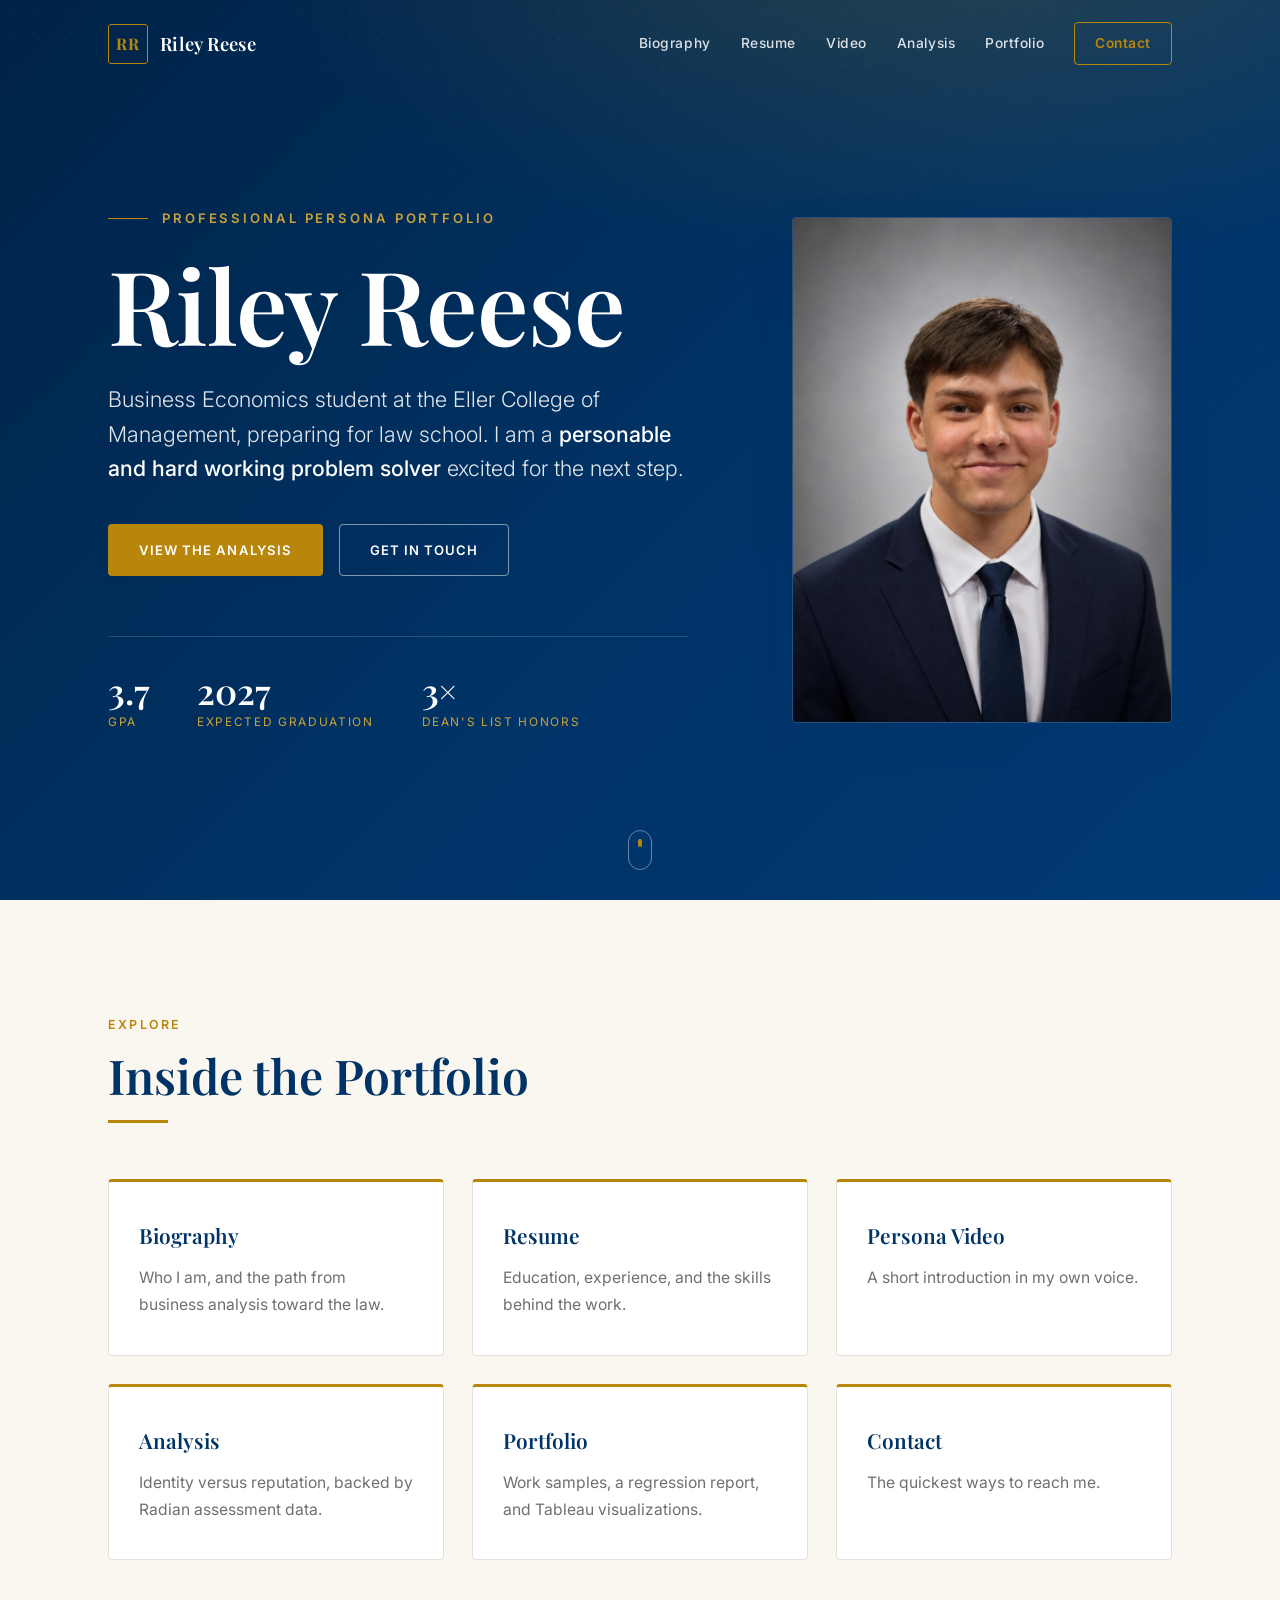
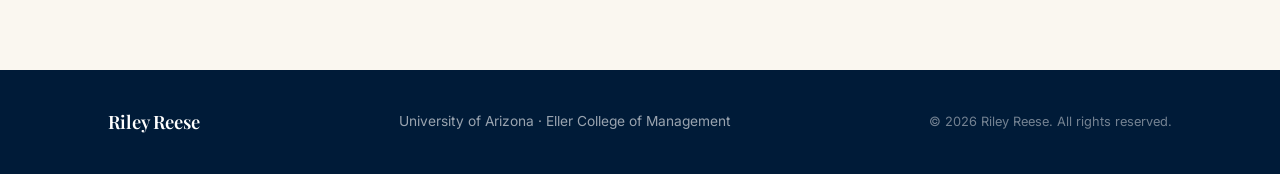
<file: index.html>
<!DOCTYPE html>
<html lang="en">
<head>
  <meta charset="UTF-8" />
  <meta name="viewport" content="width=device-width, initial-scale=1.0" />
  <title>Riley Reese · Professional Persona Portfolio | University of Arizona</title>
  <meta name="description" content="Riley Reese is a Business Economics student at the University of Arizona's Eller College of Management. This professional persona portfolio includes a biography, resume, persona video, and a Claim-Evidence-Reasoning analysis of identity and reputation, written for a law school admissions audience." />

  <!-- Open Graph -->
  <meta property="og:title" content="Riley Reese · Professional Persona Portfolio" />
  <meta property="og:description" content="Business Economics student at the University of Arizona's Eller College of Management, preparing for a career in law." />
  <meta property="og:type" content="website" />

  <!-- Fonts -->
  <link rel="preconnect" href="https://fonts.googleapis.com" />
  <link rel="preconnect" href="https://fonts.gstatic.com" crossorigin />
  <link href="https://fonts.googleapis.com/css2?family=Cormorant+Garamond:wght@500;600;700&family=Playfair+Display:wght@500;600;700&family=Inter:wght@300;400;500;600&display=swap" rel="stylesheet" />

  <link rel="stylesheet" href="styles.css" />
</head>
<body>

  <!-- ===== NAVIGATION ===== -->
  <header class="nav" id="nav">
    <div class="nav__inner">
      <a href="index.html" class="nav__brand" aria-label="Riley Reese, home">
        <span class="nav__monogram">RR</span>
        <span class="nav__name">Riley Reese</span>
      </a>

      <nav class="nav__links" id="navLinks" aria-label="Primary">
        <a href="biography.html">Biography</a>
        <a href="resume.html">Resume</a>
        <a href="video.html">Video</a>
        <a href="analysis.html">Analysis</a>
        <a href="portfolio.html">Portfolio</a>
        <a href="contact.html" class="nav__cta">Contact</a>
      </nav>

      <button class="nav__toggle" id="navToggle" aria-label="Toggle navigation" aria-expanded="false">
        <span></span><span></span><span></span>
      </button>
    </div>
  </header>

  <!-- ===== HERO ===== -->
  <section class="hero" id="top">
    <div class="hero__bg" aria-hidden="true"></div>
    <div class="hero__inner">
      <div class="hero__copy">
        <p class="hero__eyebrow reveal">Professional Persona Portfolio</p>
        <h1 class="hero__title reveal">Riley Reese</h1>
        <p class="hero__lede reveal">
          Business Economics student at the Eller College of Management,
          preparing for law school. I am a <strong>personable and hard working problem
          solver</strong> excited for the next step.
        </p>
        <div class="hero__actions reveal">
          <a href="analysis.html" class="btn btn--gold">View the Analysis</a>
          <a href="contact.html" class="btn btn--ghost">Get in Touch</a>
        </div>
        <ul class="hero__facts reveal" aria-label="Quick facts">
          <li><span class="hero__fact-num">3.7</span><span class="hero__fact-label">GPA</span></li>
          <li><span class="hero__fact-num">2027</span><span class="hero__fact-label">Expected Graduation</span></li>
          <li><span class="hero__fact-num">3×</span><span class="hero__fact-label">Dean's List Honors</span></li>
        </ul>
      </div>
      <figure class="hero__photo reveal" data-delay="150">
        <img src="assets/headshot.jpg" alt="Riley Reese, professional headshot" />
      </figure>
    </div>
    <a href="#explore" class="hero__scroll" aria-label="Explore the portfolio"><span></span></a>
  </section>

  <!-- ===== EXPLORE (section preview cards) ===== -->
  <section class="section" id="explore">
    <div class="container">
      <div class="section__head reveal">
        <span class="section__kicker">Explore</span>
        <h2 class="section__title">Inside the Portfolio</h2>
      </div>

      <div class="pillars">
        <a class="pillar reveal" href="biography.html">
          <h3>Biography</h3>
          <p>Who I am, and the path from business analysis toward the law.</p>
        </a>
        <a class="pillar reveal" href="resume.html">
          <h3>Resume</h3>
          <p>Education, experience, and the skills behind the work.</p>
        </a>
        <a class="pillar reveal" href="video.html">
          <h3>Persona Video</h3>
          <p>A short introduction in my own voice.</p>
        </a>
        <a class="pillar reveal" href="analysis.html">
          <h3>Analysis</h3>
          <p>Identity versus reputation, backed by Radian assessment data.</p>
        </a>
        <a class="pillar reveal" href="portfolio.html">
          <h3>Portfolio</h3>
          <p>Work samples, a regression report, and Tableau visualizations.</p>
        </a>
        <a class="pillar reveal" href="contact.html">
          <h3>Contact</h3>
          <p>The quickest ways to reach me.</p>
        </a>
      </div>
    </div>
  </section>

  <!-- ===== FOOTER ===== -->
  <footer class="footer">
    <div class="container footer__inner">
      <span class="footer__brand">Riley Reese</span>
      <span class="footer__note">University of Arizona · Eller College of Management</span>
      <span class="footer__copy">&copy; <span id="year"></span> Riley Reese. All rights reserved.</span>
    </div>
  </footer>

  <script src="script.js"></script>
</body>
</html>
</file>
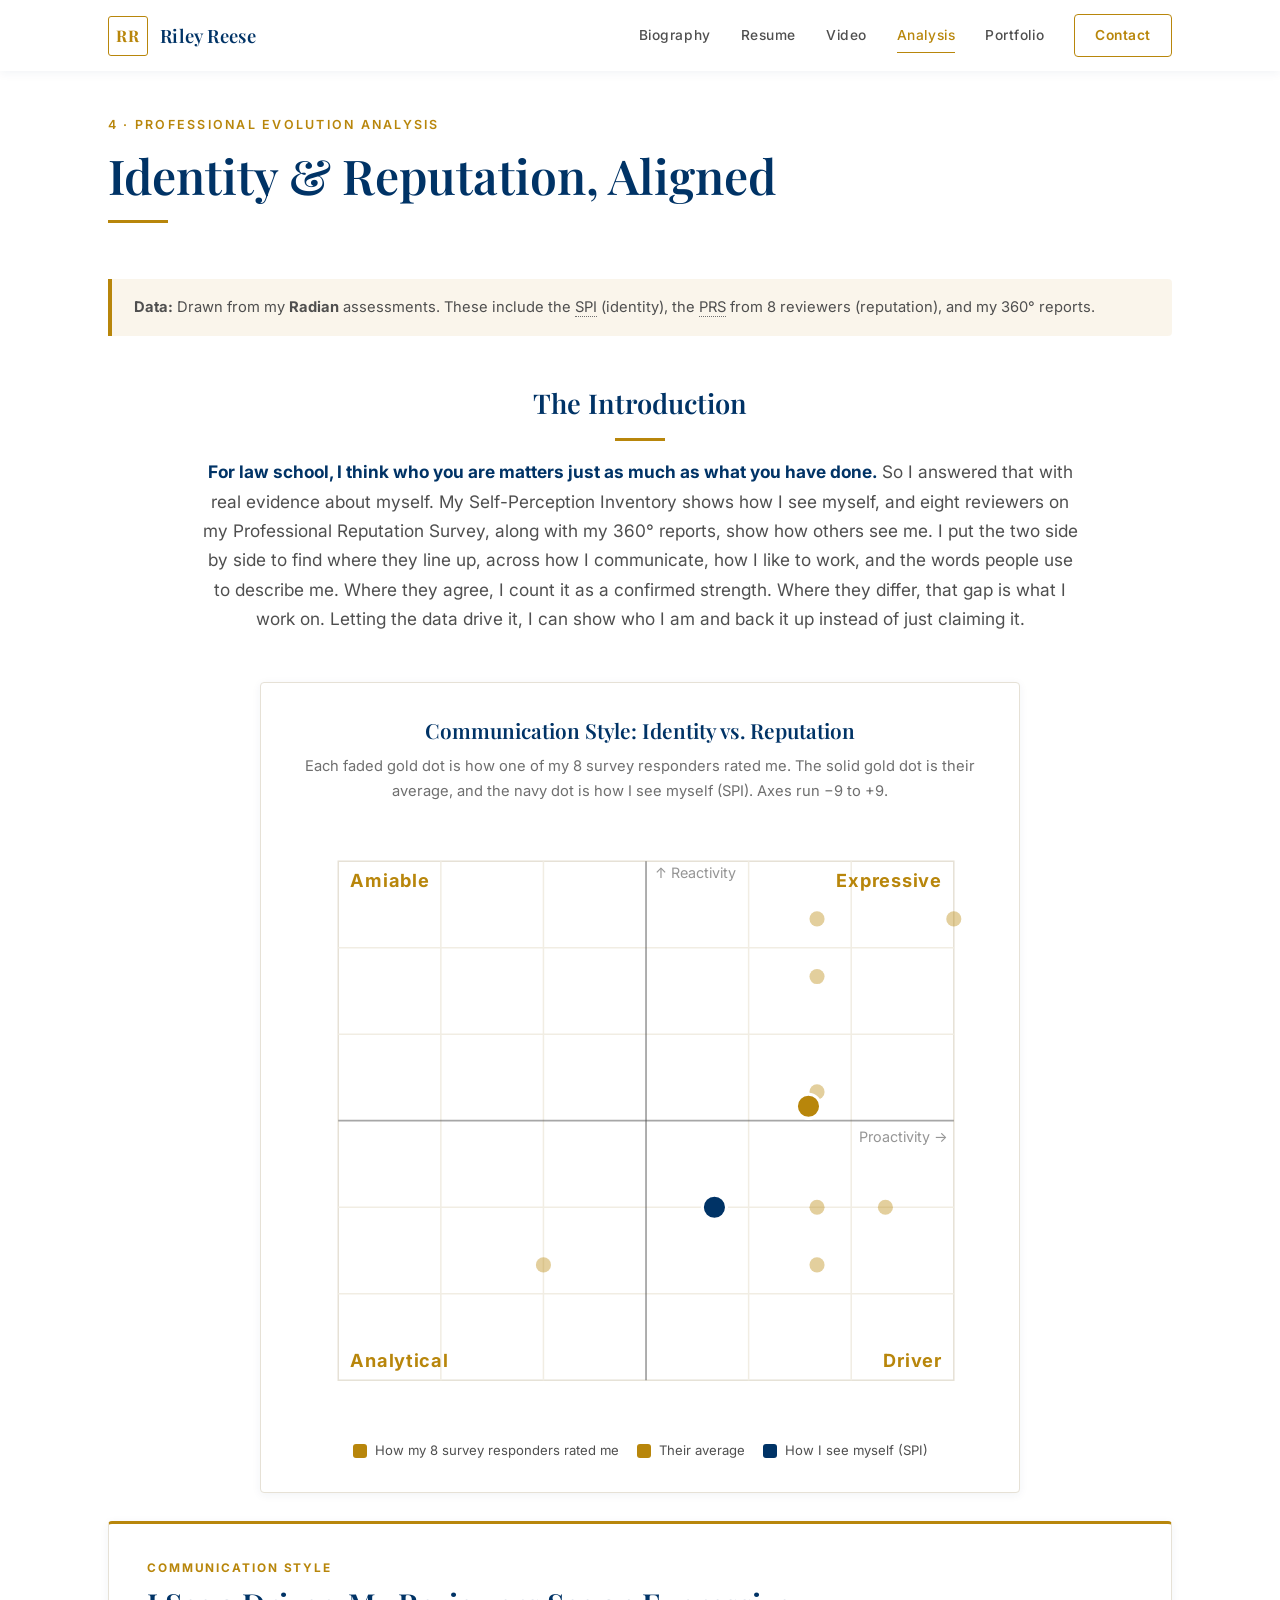
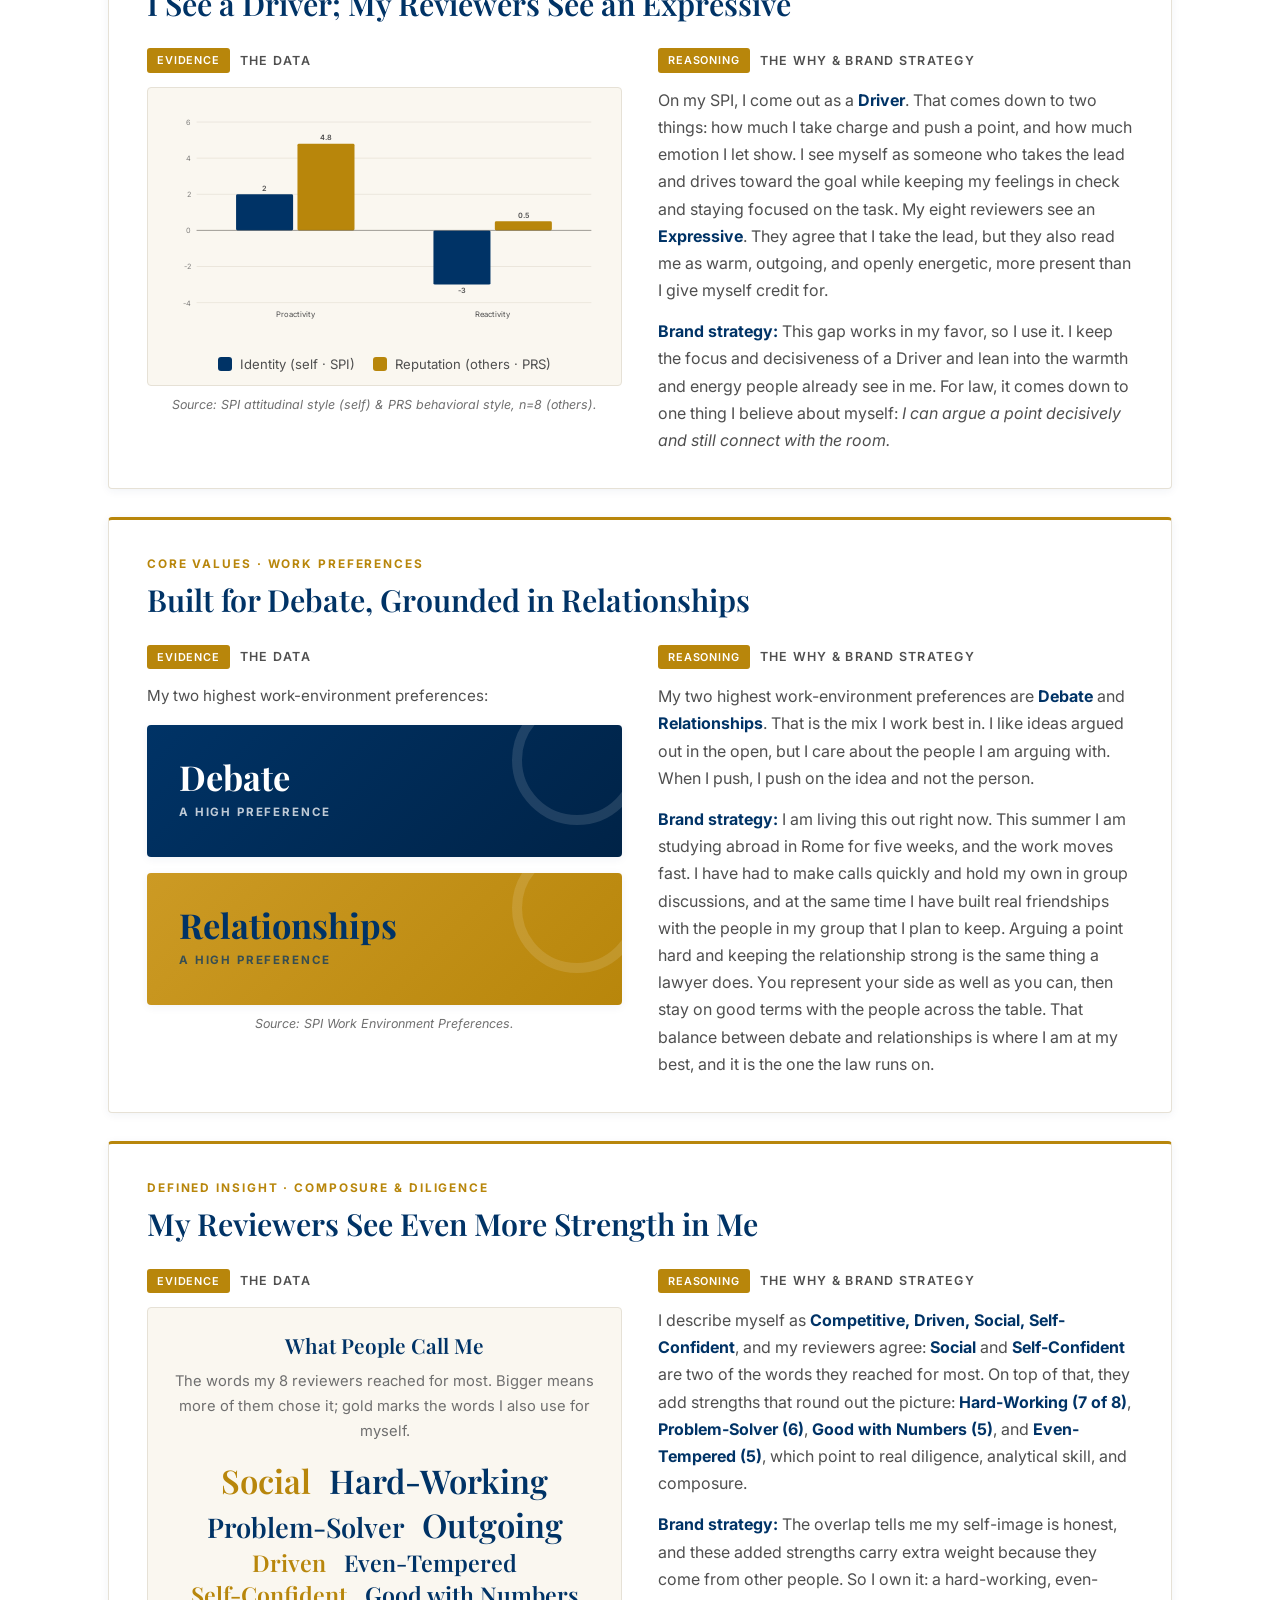
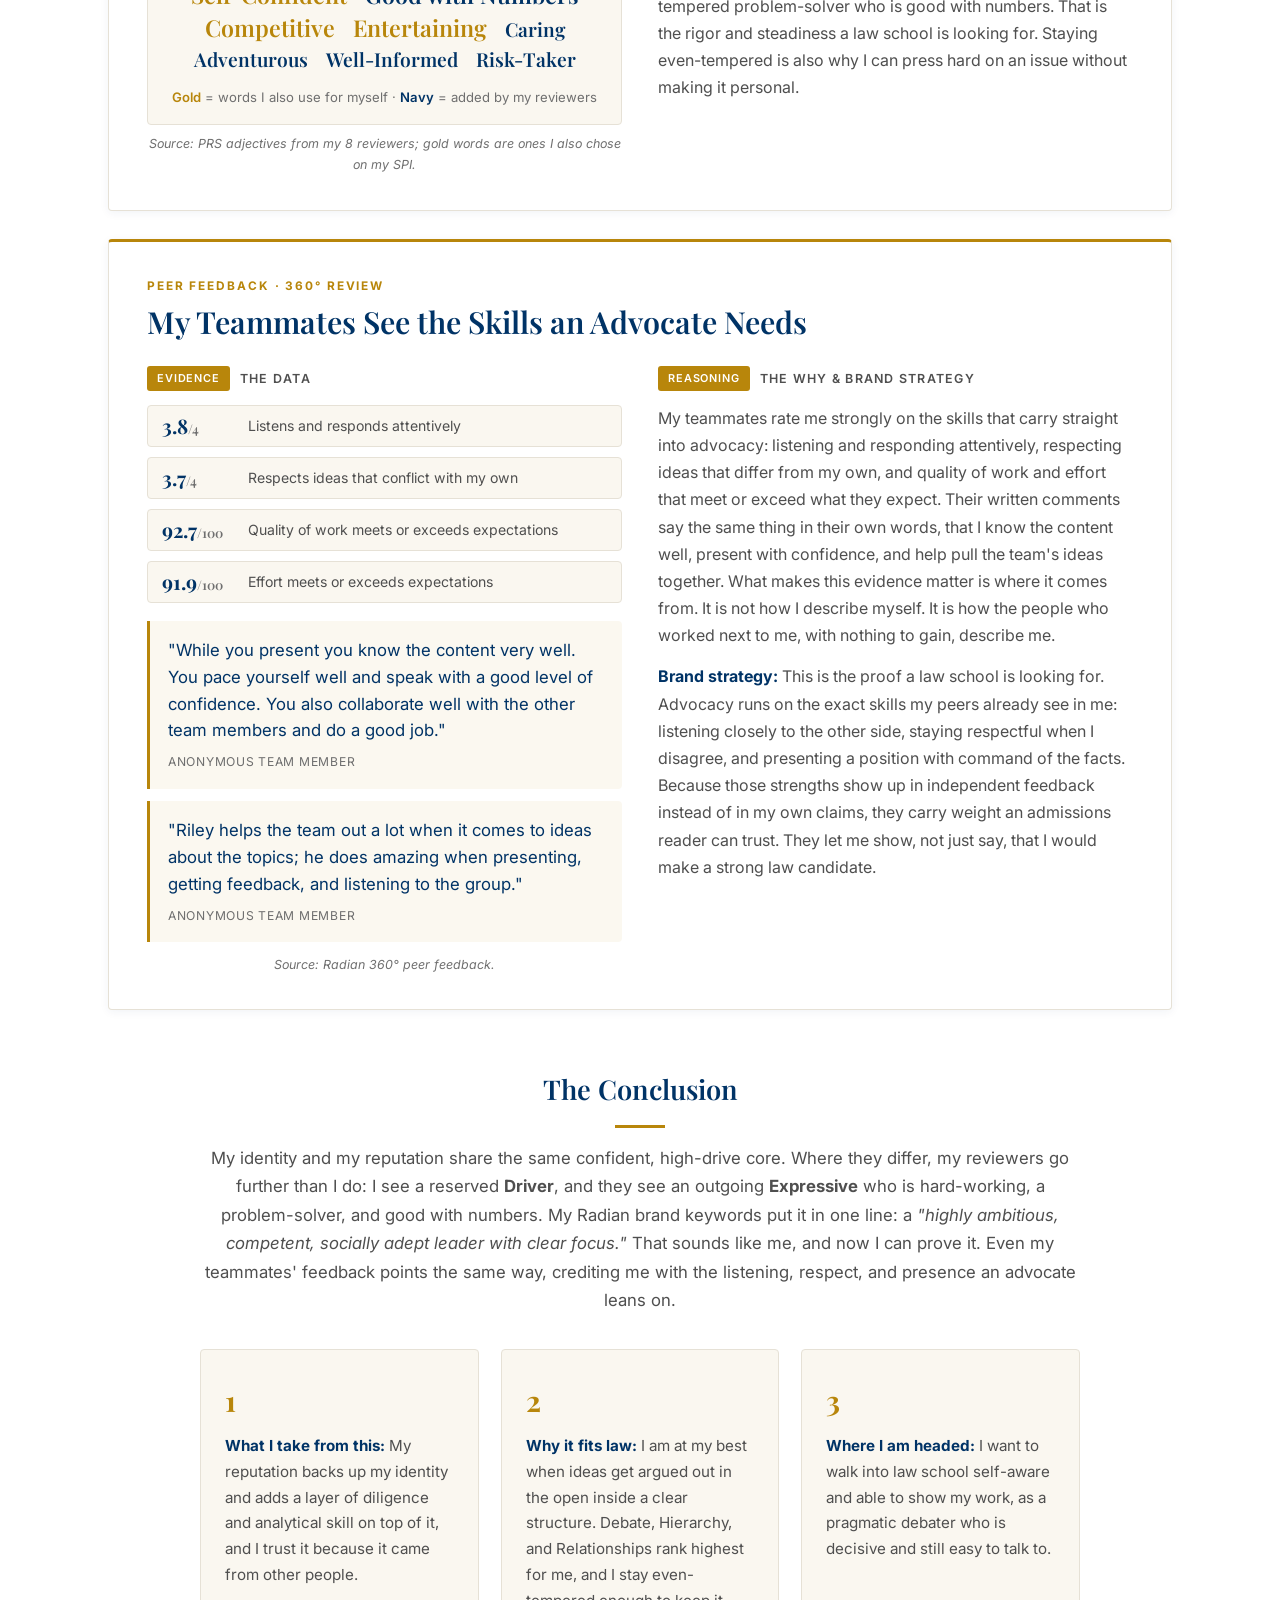
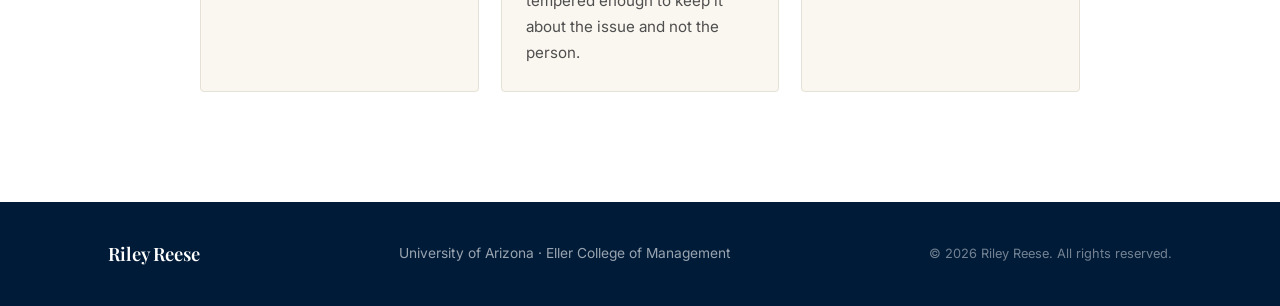
<file: analysis.html>
<!DOCTYPE html>
<html lang="en">
<head>
  <meta charset="UTF-8" />
  <meta name="viewport" content="width=device-width, initial-scale=1.0" />
  <title>Analysis · Riley Reese</title>
  <meta name="description" content="A Claim-Evidence-Reasoning analysis of Riley Reese's identity and reputation, drawn from Radian SPI, PRS, and 360 assessments, written for a law school admissions audience." />

  <link rel="preconnect" href="https://fonts.googleapis.com" />
  <link rel="preconnect" href="https://fonts.gstatic.com" crossorigin />
  <link href="https://fonts.googleapis.com/css2?family=Cormorant+Garamond:wght@500;600;700&family=Playfair+Display:wght@500;600;700&family=Inter:wght@300;400;500;600&display=swap" rel="stylesheet" />

  <link rel="stylesheet" href="styles.css" />
</head>
<body class="inner">

  <!-- ===== NAVIGATION ===== -->
  <header class="nav" id="nav">
    <div class="nav__inner">
      <a href="index.html" class="nav__brand" aria-label="Riley Reese, home">
        <span class="nav__monogram">RR</span>
        <span class="nav__name">Riley Reese</span>
      </a>

      <nav class="nav__links" id="navLinks" aria-label="Primary">
        <a href="biography.html">Biography</a>
        <a href="resume.html">Resume</a>
        <a href="video.html">Video</a>
        <a href="analysis.html" class="is-active" aria-current="page">Analysis</a>
        <a href="portfolio.html">Portfolio</a>
        <a href="contact.html" class="nav__cta">Contact</a>
      </nav>

      <button class="nav__toggle" id="navToggle" aria-label="Toggle navigation" aria-expanded="false">
        <span></span><span></span><span></span>
      </button>
    </div>
  </header>

  <main>
    <section class="section section--alt" id="analysis">
      <div class="container">
        <div class="section__head reveal">
          <span class="section__kicker">4 · Professional Evolution Analysis</span>
          <h2 class="section__title">Identity &amp; Reputation, Aligned</h2>
        </div>

        <!-- Data source note -->
        <div class="callout reveal" role="note">
          <strong>Data:</strong> Drawn from my <strong>Radian</strong> assessments. These
          include the <abbr title="Self-Perception Inventory">SPI</abbr> (identity), the
          <abbr title="Professional Reputation Survey">PRS</abbr> from 8 reviewers
          (reputation), and my 360° reports.
        </div>

        <!-- Introduction / value proposition -->
        <div class="analysis__intro reveal">
          <h3>The Introduction</h3>
          <p>
            <strong>For law school, I think who you are matters just as much as what you
            have done.</strong> So I answered that with real evidence about myself. My
            Self-Perception Inventory shows how I see myself, and eight reviewers on my
            Professional Reputation Survey, along with my 360° reports, show how others
            see me. I put the two side by side to find where they line up, across how I
            communicate, how I like to work, and the words people use to describe me.
            Where they agree, I count it as a confirmed strength. Where they differ, that
            gap is what I work on. Letting the data drive it, I can show who I am and back
            it up instead of just claiming it.
          </p>
        </div>

        <!-- Overview chart: Social Styles quadrant -->
        <figure class="chart-card reveal">
          <figcaption class="chart-card__cap">
            <h4>Communication Style: Identity vs. Reputation</h4>
            <p>Each faded gold dot is how one of my 8 survey responders rated me. The solid gold dot is their average, and the navy dot is how I see myself (SPI). Axes run −9 to +9.</p>
          </figcaption>
          <div class="chart" id="chart-radar" role="img"
               aria-label="Quadrant scatter of Social Styles. Eight individual reviewer ratings are spread mostly across the Expressive and Driver quadrants; their average lands in the Expressive quadrant, while my own self-perception sits in the Driver quadrant."></div>
          <div class="chart-legend" id="legend-radar"></div>
        </figure>

        <!-- ===== CER Block A: Communication Style ===== -->
        <article class="cer reveal">
          <div class="cer__tag">Communication Style</div>
          <h3 class="cer__claim">I See a Driver; My Reviewers See an Expressive</h3>

          <div class="cer__grid">
            <div class="cer__evidence">
              <h4 class="cer__label"><span>Evidence</span> The Data</h4>
              <figure class="chart-card chart-card--inset">
                <div class="chart" id="chart-comm" role="img"
                     aria-label="Grouped bar chart comparing my self-rated and reviewer-rated composite proactivity and reactivity."></div>
                <div class="chart-legend" id="legend-comm"></div>
              </figure>
              <p class="cer__source">Source: SPI attitudinal style (self) &amp; PRS behavioral style, n=8 (others).</p>
            </div>

            <div class="cer__reasoning">
              <h4 class="cer__label"><span>Reasoning</span> The Why &amp; Brand Strategy</h4>
              <p>
                On my SPI, I come out as a <strong>Driver</strong>. That comes down to two
                things: how much I take charge and push a point, and how much emotion I let
                show. I see myself as someone who takes the lead and drives toward the goal
                while keeping my feelings in check and staying focused on the task. My eight
                reviewers see an <strong>Expressive</strong>. They agree that I take the
                lead, but they also read me as warm, outgoing, and openly energetic, more
                present than I give myself credit for.
              </p>
              <p>
                <strong>Brand strategy:</strong> This gap works in my favor, so I use it.
                I keep the focus and decisiveness of a Driver and lean into the warmth and
                energy people already see in me. For law, it comes down to one thing I
                believe about myself: <em>I can argue a point decisively and still connect
                with the room.</em>
              </p>
            </div>
          </div>
        </article>

        <!-- ===== CER Block B: Core Values · Work Preferences ===== -->
        <article class="cer reveal">
          <div class="cer__tag">Core Values · Work Preferences</div>
          <h3 class="cer__claim">Built for Debate, Grounded in Relationships</h3>

          <div class="cer__grid">
            <div class="cer__evidence">
              <h4 class="cer__label"><span>Evidence</span> The Data</h4>
              <p class="pref-lead">My two highest work-environment preferences:</p>
              <ul class="pref-list">
                <li class="pref-list__item pref-list__item--navy">
                  <span class="pref-list__name">Debate</span>
                  <span class="pref-list__tag">A high preference</span>
                </li>
                <li class="pref-list__item pref-list__item--gold">
                  <span class="pref-list__name">Relationships</span>
                  <span class="pref-list__tag">A high preference</span>
                </li>
              </ul>
              <p class="cer__source">Source: SPI Work Environment Preferences.</p>
            </div>

            <div class="cer__reasoning">
              <h4 class="cer__label"><span>Reasoning</span> The Why &amp; Brand Strategy</h4>
              <p>
                My two highest work-environment preferences are <strong>Debate</strong> and
                <strong>Relationships</strong>. That is the mix I work best in. I like ideas
                argued out in the open, but I care about the people I am arguing with. When I
                push, I push on the idea and not the person.
              </p>
              <p>
                <strong>Brand strategy:</strong> I am living this out right now. This summer
                I am studying abroad in Rome for five weeks, and the work moves fast. I have
                had to make calls quickly and hold my own in group discussions, and at the
                same time I have built real friendships with the people in my group that I
                plan to keep. Arguing a point hard and keeping the relationship strong is the
                same thing a lawyer does. You represent your side as well as you can, then
                stay on good terms with the people across the table. That balance between
                debate and relationships is where I am at my best, and it is the one the law
                runs on.
              </p>
            </div>
          </div>
        </article>

        <!-- ===== CER Block C: Composure & Diligence (defined insight) ===== -->
        <article class="cer reveal" id="reviewer-strengths">
          <div class="cer__tag">Defined Insight · Composure &amp; Diligence</div>
          <h3 class="cer__claim">My Reviewers See Even More Strength in Me</h3>

          <div class="cer__grid">
            <div class="cer__evidence">
              <h4 class="cer__label"><span>Evidence</span> The Data</h4>
              <figure class="wordmap wordmap--inset">
                <figcaption class="chart-card__cap">
                  <h4>What People Call Me</h4>
                  <p>The words my 8 reviewers reached for most. Bigger means more of them chose it; gold marks the words I also use for myself.</p>
                </figcaption>
                <div class="wordmap__cloud" role="img" aria-label="Word cloud of the adjectives my reviewers used most. Most frequent: hard-working, outgoing, and social. Then problem-solver, competitive, driven, entertaining, even-tempered, good with numbers, and self-confident.">
                  <span class="wm wm--self" style="font-size:2.05rem">Social</span>
                  <span class="wm" style="font-size:2.05rem">Hard-Working</span>
                  <span class="wm" style="font-size:1.7rem">Problem-Solver</span>
                  <span class="wm" style="font-size:2.05rem">Outgoing</span>
                  <span class="wm wm--self" style="font-size:1.45rem">Driven</span>
                  <span class="wm" style="font-size:1.45rem">Even-Tempered</span>
                  <span class="wm wm--self" style="font-size:1.45rem">Self-Confident</span>
                  <span class="wm" style="font-size:1.45rem">Good with Numbers</span>
                  <span class="wm wm--self" style="font-size:1.45rem">Competitive</span>
                  <span class="wm wm--self" style="font-size:1.45rem">Entertaining</span>
                  <span class="wm" style="font-size:1.2rem">Caring</span>
                  <span class="wm" style="font-size:1.2rem">Adventurous</span>
                  <span class="wm" style="font-size:1.2rem">Well-Informed</span>
                  <span class="wm" style="font-size:1.2rem">Risk-Taker</span>
                </div>
                <p class="wordmap__legend"><span class="wm--self">Gold</span> = words I also use for myself · <span class="wm--navy">Navy</span> = added by my reviewers</p>
              </figure>
              <p class="cer__source">Source: PRS adjectives from my 8 reviewers; gold words are ones I also chose on my SPI.</p>
            </div>

            <div class="cer__reasoning">
              <h4 class="cer__label"><span>Reasoning</span> The Why &amp; Brand Strategy</h4>
              <p>
                I describe myself as <strong>Competitive, Driven, Social, Self-Confident</strong>,
                and my reviewers agree: <strong>Social</strong> and <strong>Self-Confident</strong>
                are two of the words they reached for most. On top of that, they add
                strengths that round out the picture: <strong>Hard-Working (7 of 8)</strong>,
                <strong>Problem-Solver (6)</strong>, <strong>Good with Numbers (5)</strong>,
                and <strong>Even-Tempered (5)</strong>, which point to real diligence,
                analytical skill, and composure.
              </p>
              <p>
                <strong>Brand strategy:</strong> The overlap tells me my self-image is
                honest, and these added strengths carry extra weight because they come
                from other people. So I own it: a hard-working, even-tempered
                problem-solver who is good with numbers. That is the rigor and steadiness
                a law school is looking for. Staying even-tempered is also why I can press
                hard on an issue without making it personal.
              </p>
            </div>
          </div>
        </article>

        <!-- ===== CER Block D: 360° Peer Feedback ===== -->
        <article class="cer reveal">
          <div class="cer__tag">Peer Feedback · 360° Review</div>
          <h3 class="cer__claim">My Teammates See the Skills an Advocate Needs</h3>

          <div class="cer__grid">
            <div class="cer__evidence">
              <h4 class="cer__label"><span>Evidence</span> The Data</h4>
              <ul class="peer-stats">
                <li><span class="peer-stats__score">3.8<small>/4</small></span><span class="peer-stats__label">Listens and responds attentively</span></li>
                <li><span class="peer-stats__score">3.7<small>/4</small></span><span class="peer-stats__label">Respects ideas that conflict with my own</span></li>
                <li><span class="peer-stats__score">92.7<small>/100</small></span><span class="peer-stats__label">Quality of work meets or exceeds expectations</span></li>
                <li><span class="peer-stats__score">91.9<small>/100</small></span><span class="peer-stats__label">Effort meets or exceeds expectations</span></li>
              </ul>
              <figure class="peer-quote">
                <blockquote>"While you present you know the content very well. You pace yourself well and speak with a good level of confidence. You also collaborate well with the other team members and do a good job."</blockquote>
                <figcaption>Anonymous team member</figcaption>
              </figure>
              <figure class="peer-quote">
                <blockquote>"Riley helps the team out a lot when it comes to ideas about the topics; he does amazing when presenting, getting feedback, and listening to the group."</blockquote>
                <figcaption>Anonymous team member</figcaption>
              </figure>
              <p class="cer__source">Source: Radian 360&deg; peer feedback.</p>
            </div>

            <div class="cer__reasoning">
              <h4 class="cer__label"><span>Reasoning</span> The Why &amp; Brand Strategy</h4>
              <p>
                My teammates rate me strongly on the skills that carry straight into
                advocacy: listening and responding attentively, respecting ideas that
                differ from my own, and quality of work and effort that meet or exceed what
                they expect. Their written comments say the same thing in their own words,
                that I know the content well, present with confidence, and help pull the
                team's ideas together. What makes this evidence matter is where it comes
                from. It is not how I describe myself. It is how the people who worked next
                to me, with nothing to gain, describe me.
              </p>
              <p>
                <strong>Brand strategy:</strong> This is the proof a law school is looking
                for. Advocacy runs on the exact skills my peers already see in me: listening
                closely to the other side, staying respectful when I disagree, and presenting
                a position with command of the facts. Because those strengths show up in
                independent feedback instead of in my own claims, they carry weight an
                admissions reader can trust. They let me show, not just say, that I would
                make a strong law candidate.
              </p>
            </div>
          </div>
        </article>

        <!-- Conclusion -->
        <div class="analysis__conclusion reveal">
          <h3>The Conclusion</h3>
          <p>
            My identity and my reputation share the same confident, high-drive core.
            Where they differ, my reviewers go further than I do: I see a reserved
            <strong>Driver</strong>, and they see an outgoing <strong>Expressive</strong>
            who is hard-working, a problem-solver, and good with numbers. My Radian brand
            keywords put it in one line: a <em>"highly ambitious, competent, socially adept
            leader with clear focus."</em> That sounds like me, and now I can prove it.
            Even my teammates' feedback points the same way, crediting me with the
            listening, respect, and presence an advocate leans on.
          </p>
          <div class="takeaways">
            <div class="takeaway">
              <span class="takeaway__num">1</span>
              <p><strong>What I take from this:</strong> My reputation backs up my identity and adds a layer of diligence and analytical skill on top of it, and I trust it because it came from other people.</p>
            </div>
            <div class="takeaway">
              <span class="takeaway__num">2</span>
              <p><strong>Why it fits law:</strong> I am at my best when ideas get argued out in the open inside a clear structure. Debate, Hierarchy, and Relationships rank highest for me, and I stay even-tempered enough to keep it about the issue and not the person.</p>
            </div>
            <div class="takeaway">
              <span class="takeaway__num">3</span>
              <p><strong>Where I am headed:</strong> I want to walk into law school self-aware and able to show my work, as a pragmatic debater who is decisive and still easy to talk to.</p>
            </div>
          </div>
        </div>
      </div>
    </section>
  </main>

  <!-- ===== FOOTER ===== -->
  <footer class="footer">
    <div class="container footer__inner">
      <span class="footer__brand">Riley Reese</span>
      <span class="footer__note">University of Arizona · Eller College of Management</span>
      <span class="footer__copy">&copy; <span id="year"></span> Riley Reese. All rights reserved.</span>
    </div>
  </footer>

  <script src="script.js"></script>
</body>
</html>
</file>
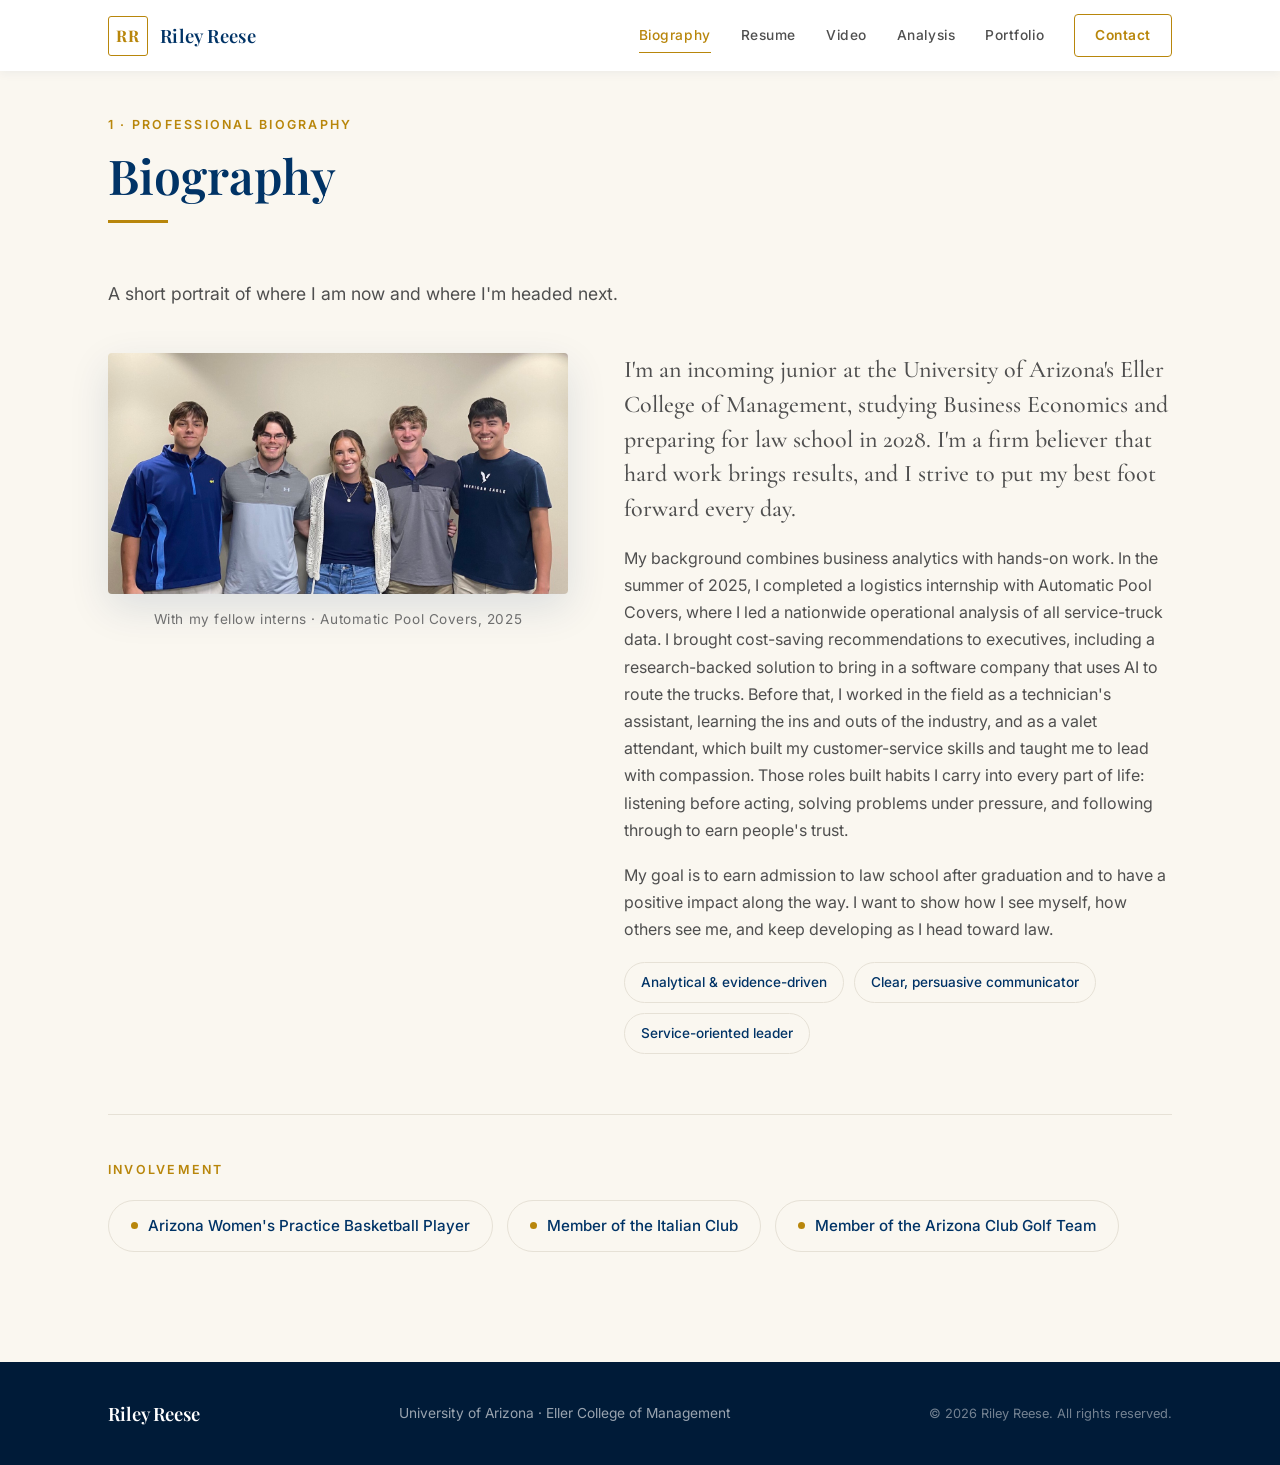
<file: biography.html>
<!DOCTYPE html>
<html lang="en">
<head>
  <meta charset="UTF-8" />
  <meta name="viewport" content="width=device-width, initial-scale=1.0" />
  <title>Biography · Riley Reese</title>
  <meta name="description" content="Biography of Riley Reese, a Business Economics student at the University of Arizona's Eller College of Management preparing for law school." />

  <link rel="preconnect" href="https://fonts.googleapis.com" />
  <link rel="preconnect" href="https://fonts.gstatic.com" crossorigin />
  <link href="https://fonts.googleapis.com/css2?family=Cormorant+Garamond:wght@500;600;700&family=Playfair+Display:wght@500;600;700&family=Inter:wght@300;400;500;600&display=swap" rel="stylesheet" />

  <link rel="stylesheet" href="styles.css" />
</head>
<body class="inner">

  <!-- ===== NAVIGATION ===== -->
  <header class="nav" id="nav">
    <div class="nav__inner">
      <a href="index.html" class="nav__brand" aria-label="Riley Reese, home">
        <span class="nav__monogram">RR</span>
        <span class="nav__name">Riley Reese</span>
      </a>

      <nav class="nav__links" id="navLinks" aria-label="Primary">
        <a href="biography.html" class="is-active" aria-current="page">Biography</a>
        <a href="resume.html">Resume</a>
        <a href="video.html">Video</a>
        <a href="analysis.html">Analysis</a>
        <a href="portfolio.html">Portfolio</a>
        <a href="contact.html" class="nav__cta">Contact</a>
      </nav>

      <button class="nav__toggle" id="navToggle" aria-label="Toggle navigation" aria-expanded="false">
        <span></span><span></span><span></span>
      </button>
    </div>
  </header>

  <main>
    <section class="section" id="bio">
      <div class="container">
        <div class="section__head reveal">
          <span class="section__kicker">1 · Professional Biography</span>
          <h2 class="section__title">Biography</h2>
        </div>

        <p class="section__intro reveal">A short portrait of where I am now and where I'm headed next.</p>

        <div class="bio">
          <figure class="bio__photo reveal">
            <img src="assets/apc-interns.jpg" alt="Riley Reese with fellow interns during the summer 2025 internship at Automatic Pool Covers" />
            <figcaption>With my fellow interns · Automatic Pool Covers, 2025</figcaption>
          </figure>

          <div class="bio__text reveal">
            <p class="bio__lead">
              I'm an incoming junior at the University of Arizona's Eller College of
              Management, studying Business Economics and preparing for law school in
              2028. I'm a firm believer that hard work brings results, and I strive to
              put my best foot forward every day.
            </p>
            <p>
              My background combines business analytics with hands-on work. In the
              summer of 2025, I completed a logistics internship with Automatic Pool
              Covers, where I led a nationwide operational analysis of all service-truck
              data. I brought cost-saving recommendations to executives, including a
              research-backed solution to bring in a software company that uses AI to
              route the trucks. Before that, I worked in the field as a technician's
              assistant, learning the ins and outs of the industry, and as a valet
              attendant, which built my customer-service skills and taught me to lead
              with compassion. Those roles built habits I carry into every part of life:
              listening before acting, solving problems under pressure, and following
              through to earn people's trust.
            </p>
            <p>
              My goal is to earn admission to law school after graduation and to have a
              positive impact along the way. I want to show how I see myself, how others
              see me, and keep developing as I head toward law.
            </p>
            <ul class="bio__chips">
              <li>Analytical &amp; evidence-driven</li>
              <li>Clear, persuasive communicator</li>
              <li>Service-oriented leader</li>
            </ul>
          </div>
        </div>

        <div class="involvement reveal">
          <span class="section__kicker">Involvement</span>
          <ul class="involvement__list">
            <li>Arizona Women's Practice Basketball Player</li>
            <li>Member of the Italian Club</li>
            <li>Member of the Arizona Club Golf Team</li>
          </ul>
        </div>
      </div>
    </section>
  </main>

  <!-- ===== FOOTER ===== -->
  <footer class="footer">
    <div class="container footer__inner">
      <span class="footer__brand">Riley Reese</span>
      <span class="footer__note">University of Arizona · Eller College of Management</span>
      <span class="footer__copy">&copy; <span id="year"></span> Riley Reese. All rights reserved.</span>
    </div>
  </footer>

  <script src="script.js"></script>
</body>
</html>
</file>
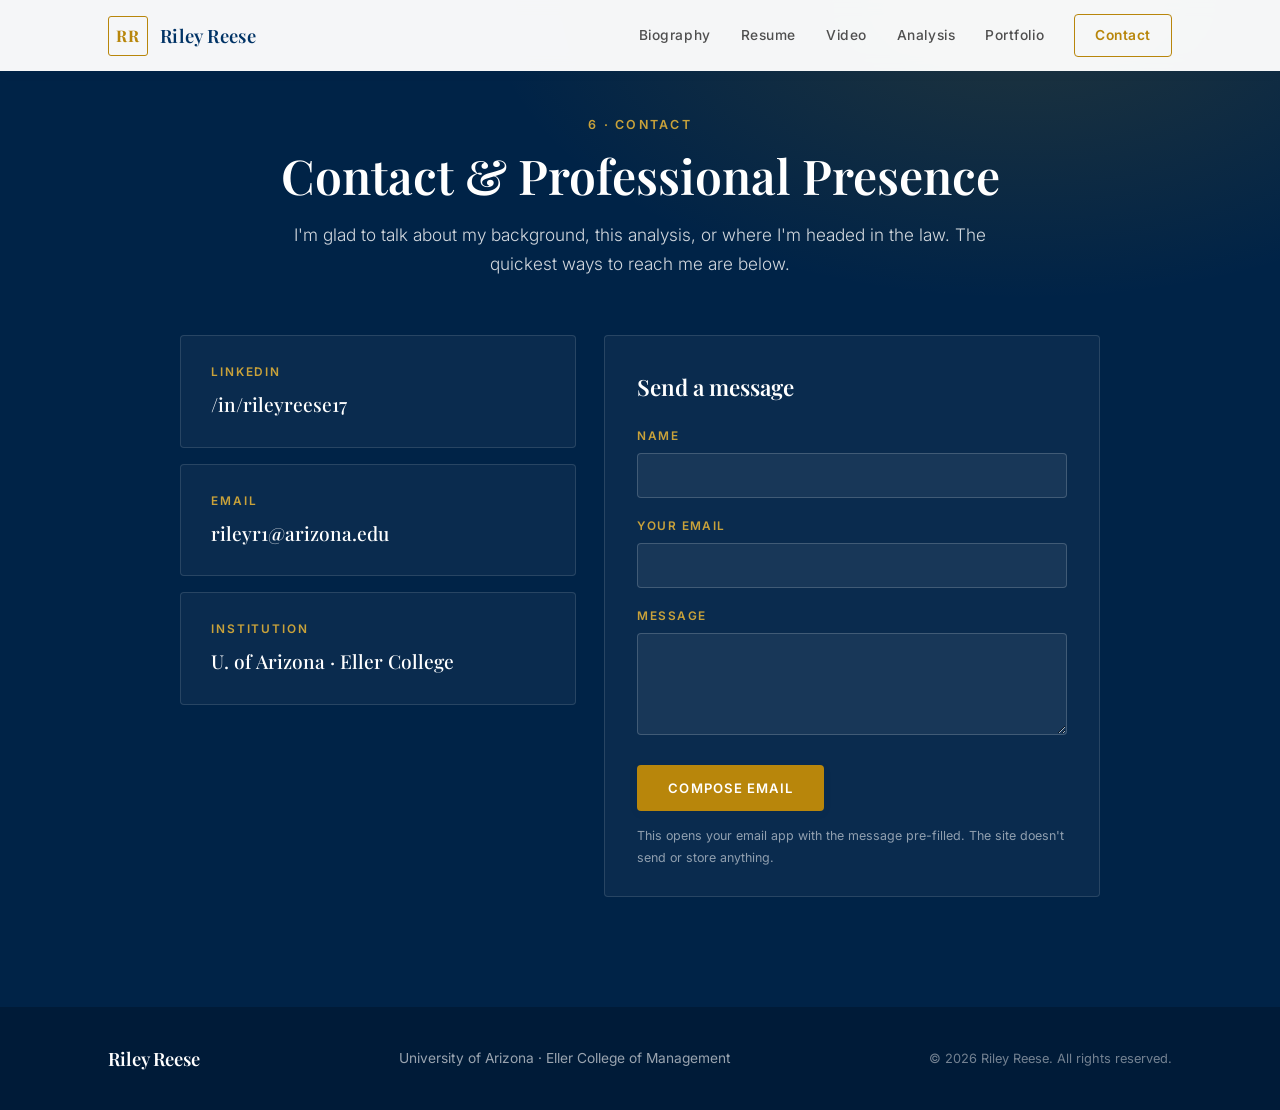
<file: contact.html>
<!DOCTYPE html>
<html lang="en">
<head>
  <meta charset="UTF-8" />
  <meta name="viewport" content="width=device-width, initial-scale=1.0" />
  <title>Contact · Riley Reese</title>
  <meta name="description" content="Get in touch with Riley Reese, Business Economics student at the University of Arizona's Eller College of Management." />

  <link rel="preconnect" href="https://fonts.googleapis.com" />
  <link rel="preconnect" href="https://fonts.gstatic.com" crossorigin />
  <link href="https://fonts.googleapis.com/css2?family=Cormorant+Garamond:wght@500;600;700&family=Playfair+Display:wght@500;600;700&family=Inter:wght@300;400;500;600&display=swap" rel="stylesheet" />

  <link rel="stylesheet" href="styles.css" />
</head>
<body class="inner">

  <!-- ===== NAVIGATION ===== -->
  <header class="nav" id="nav">
    <div class="nav__inner">
      <a href="index.html" class="nav__brand" aria-label="Riley Reese, home">
        <span class="nav__monogram">RR</span>
        <span class="nav__name">Riley Reese</span>
      </a>

      <nav class="nav__links" id="navLinks" aria-label="Primary">
        <a href="biography.html">Biography</a>
        <a href="resume.html">Resume</a>
        <a href="video.html">Video</a>
        <a href="analysis.html">Analysis</a>
        <a href="portfolio.html">Portfolio</a>
        <a href="contact.html" class="nav__cta" aria-current="page">Contact</a>
      </nav>

      <button class="nav__toggle" id="navToggle" aria-label="Toggle navigation" aria-expanded="false">
        <span></span><span></span><span></span>
      </button>
    </div>
  </header>

  <main>
    <section class="section section--contact" id="contact">
      <div class="container">
        <div class="section__head section__head--center reveal">
          <span class="section__kicker section__kicker--light">6 · Contact</span>
          <h2 class="section__title section__title--light">Contact &amp; Professional Presence</h2>
          <p class="contact__intro reveal">
            I'm glad to talk about my background, this analysis, or where I'm headed in
            the law. The quickest ways to reach me are below.
          </p>
        </div>

        <div class="contact__layout">
          <!-- Direct links -->
          <div class="contact__links reveal">
            <a class="contact__item" href="https://www.linkedin.com/in/rileyreese17" target="_blank" rel="noopener">
              <span class="contact__label">LinkedIn</span>
              <span class="contact__value">/in/rileyreese17</span>
            </a>
            <a class="contact__item" href="mailto:rileyr1@arizona.edu">
              <span class="contact__label">Email</span>
              <span class="contact__value">rileyr1@arizona.edu</span>
            </a>
            <div class="contact__item contact__item--static">
              <span class="contact__label">Institution</span>
              <span class="contact__value">U. of Arizona · Eller College</span>
            </div>
          </div>

          <!-- Contact form (opens the visitor's email client; no data leaves the page) -->
          <form class="contact__form reveal" id="contactForm" novalidate>
            <h3>Send a message</h3>
            <div class="field">
              <label for="cf-name">Name</label>
              <input type="text" id="cf-name" name="name" autocomplete="name" required />
            </div>
            <div class="field">
              <label for="cf-email">Your email</label>
              <input type="email" id="cf-email" name="email" autocomplete="email" required />
            </div>
            <div class="field">
              <label for="cf-message">Message</label>
              <textarea id="cf-message" name="message" rows="4" required></textarea>
            </div>
            <button type="submit" class="btn btn--gold">Compose Email</button>
            <p class="contact__form-note" id="cfNote">This opens your email app with the message pre-filled. The site doesn't send or store anything.</p>
          </form>
        </div>
      </div>
    </section>
  </main>

  <!-- ===== FOOTER ===== -->
  <footer class="footer">
    <div class="container footer__inner">
      <span class="footer__brand">Riley Reese</span>
      <span class="footer__note">University of Arizona · Eller College of Management</span>
      <span class="footer__copy">&copy; <span id="year"></span> Riley Reese. All rights reserved.</span>
    </div>
  </footer>

  <script src="script.js"></script>
</body>
</html>
</file>
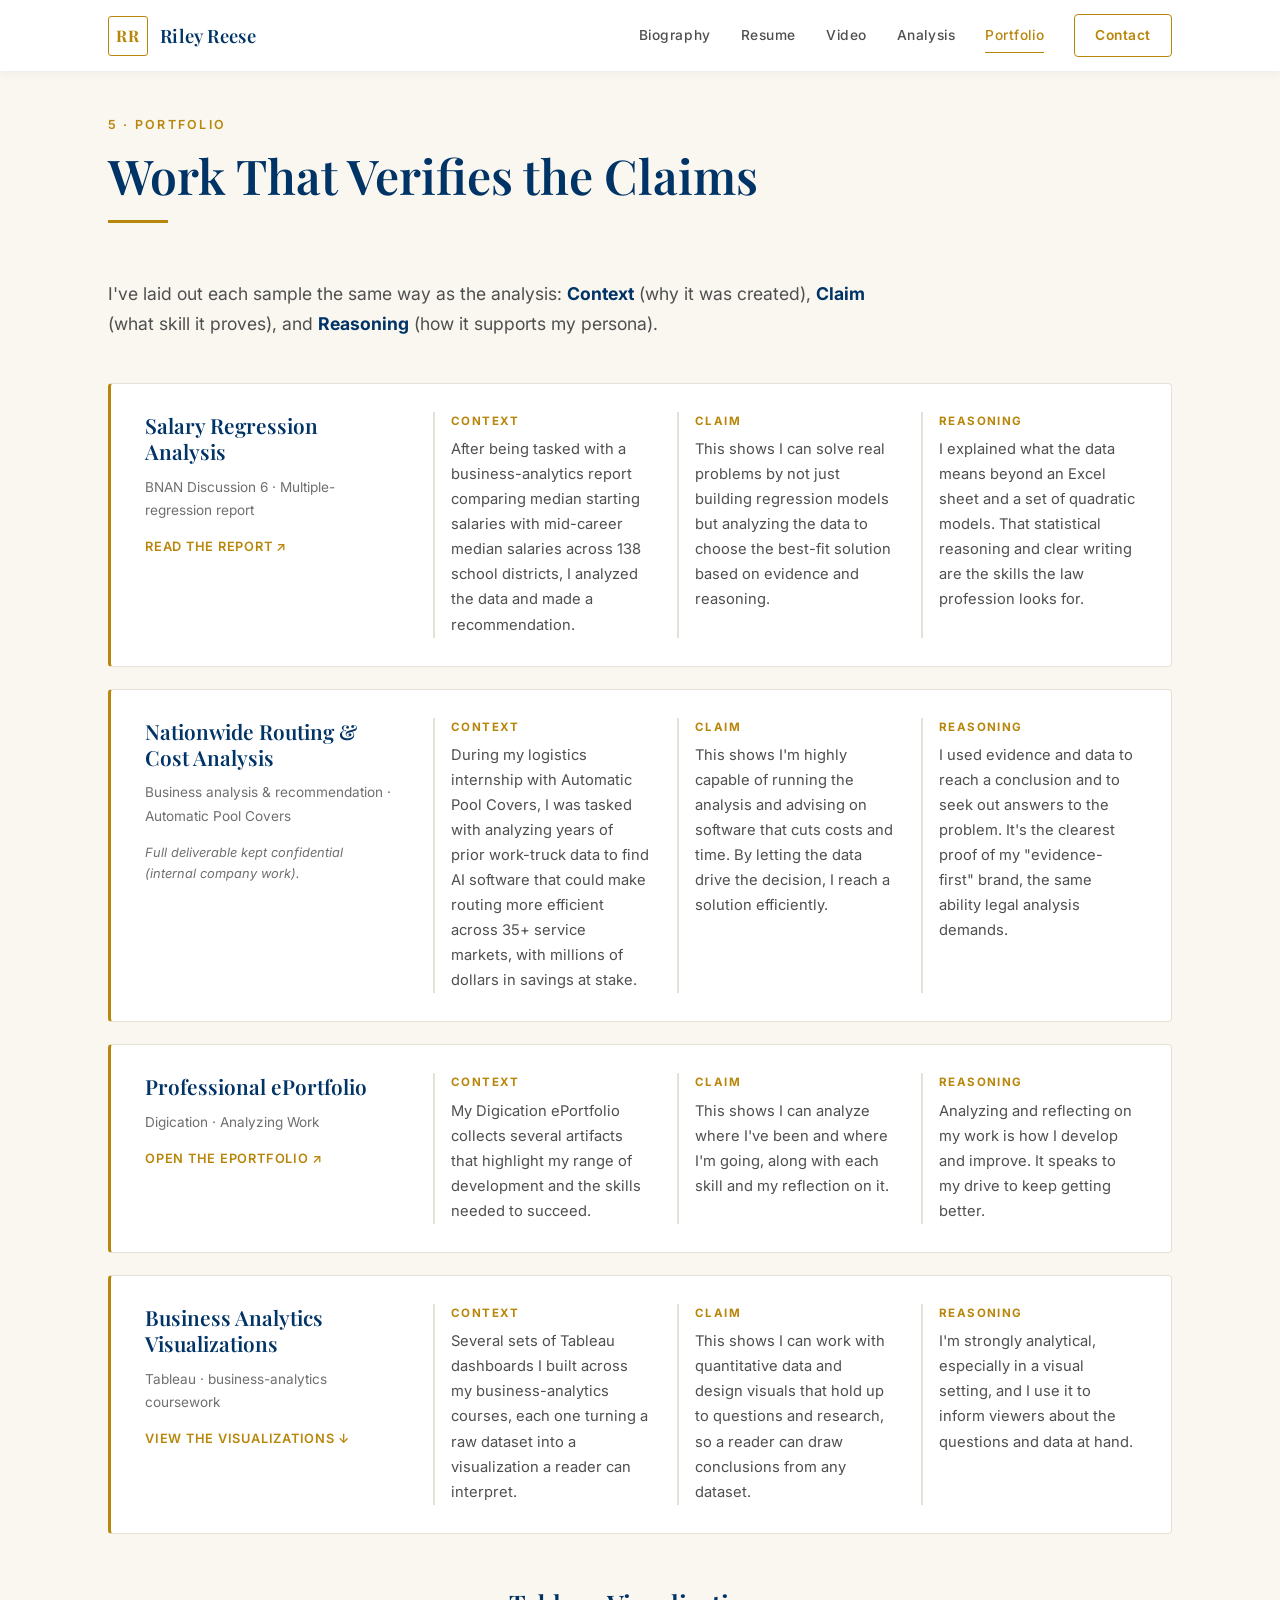
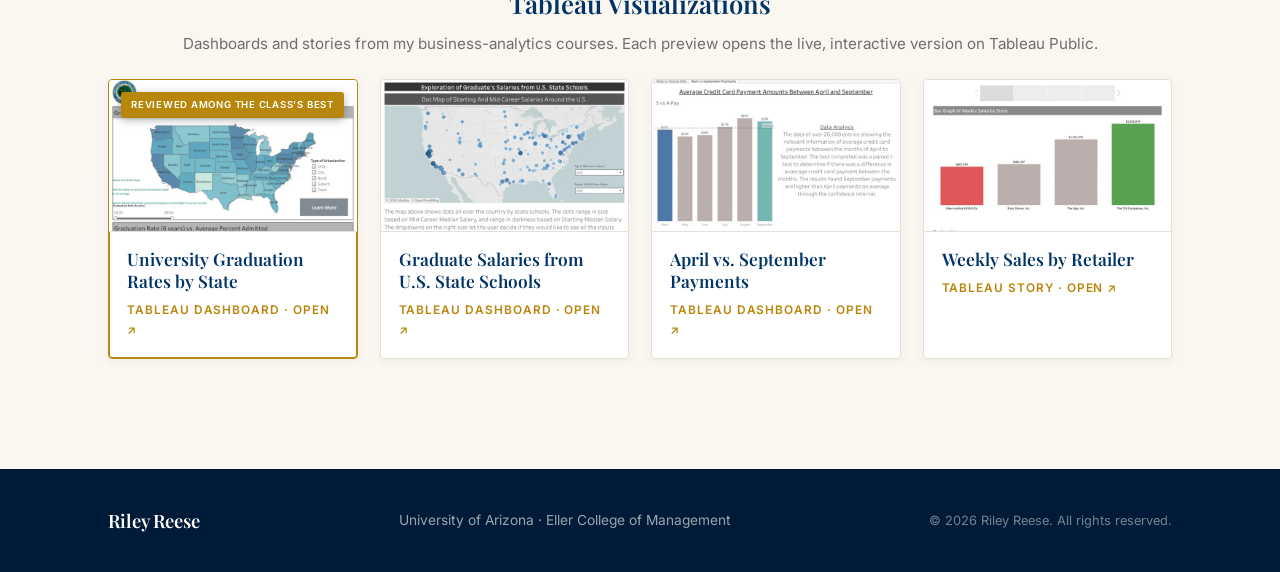
<file: portfolio.html>
<!DOCTYPE html>
<html lang="en">
<head>
  <meta charset="UTF-8" />
  <meta name="viewport" content="width=device-width, initial-scale=1.0" />
  <title>Portfolio · Riley Reese</title>
  <meta name="description" content="Portfolio of Riley Reese: a business analysis, a salary regression report, a Digication ePortfolio, and Tableau data visualizations from business-analytics coursework." />

  <link rel="preconnect" href="https://fonts.googleapis.com" />
  <link rel="preconnect" href="https://fonts.gstatic.com" crossorigin />
  <link href="https://fonts.googleapis.com/css2?family=Cormorant+Garamond:wght@500;600;700&family=Playfair+Display:wght@500;600;700&family=Inter:wght@300;400;500;600&display=swap" rel="stylesheet" />

  <link rel="stylesheet" href="styles.css" />
</head>
<body class="inner">

  <!-- ===== NAVIGATION ===== -->
  <header class="nav" id="nav">
    <div class="nav__inner">
      <a href="index.html" class="nav__brand" aria-label="Riley Reese, home">
        <span class="nav__monogram">RR</span>
        <span class="nav__name">Riley Reese</span>
      </a>

      <nav class="nav__links" id="navLinks" aria-label="Primary">
        <a href="biography.html">Biography</a>
        <a href="resume.html">Resume</a>
        <a href="video.html">Video</a>
        <a href="analysis.html">Analysis</a>
        <a href="portfolio.html" class="is-active" aria-current="page">Portfolio</a>
        <a href="contact.html" class="nav__cta">Contact</a>
      </nav>

      <button class="nav__toggle" id="navToggle" aria-label="Toggle navigation" aria-expanded="false">
        <span></span><span></span><span></span>
      </button>
    </div>
  </header>

  <main>
    <section class="section" id="portfolio">
      <div class="container">
        <div class="section__head reveal">
          <span class="section__kicker">5 · Portfolio</span>
          <h2 class="section__title">Work That Verifies the Claims</h2>
        </div>
        <p class="section__intro reveal">
          I've laid out each sample the same way as the analysis:
          <strong>Context</strong> (why it was created), <strong>Claim</strong> (what skill it
          proves), and <strong>Reasoning</strong> (how it supports my persona).
        </p>

        <div class="work-grid">

          <!-- BNAN Discussion 6 — salary regression report -->
          <article class="work reveal">
            <div class="work__head">
              <div class="work__top">
                <h3>Salary Regression Analysis</h3>              </div>
              <p class="work__type">BNAN Discussion 6 · Multiple-regression report</p>
              <a class="work__link" href="assets/Riley-Reese-BNAN-Discussion-6.docx" target="_blank" rel="noopener">Read the report &#8599;</a>
            </div>
            <dl class="work__cer">
              <div class="work__pair"><dt>Context</dt>
              <dd>After being tasked with a business-analytics report comparing median starting salaries with mid-career median salaries across 138 school districts, I analyzed the data and made a recommendation.</dd></div>
              <div class="work__pair"><dt>Claim</dt>
              <dd>This shows I can solve real problems by not just building regression models but analyzing the data to choose the best-fit solution based on evidence and reasoning.</dd></div>
              <div class="work__pair"><dt>Reasoning</dt>
              <dd>I explained what the data means beyond an Excel sheet and a set of quadratic models. That statistical reasoning and clear writing are the skills the law profession looks for.</dd></div>
            </dl>
          </article>

          <!-- Sole-authored routing piece -->
          <article class="work reveal">
            <div class="work__head">
              <div class="work__top">
                <h3>Nationwide Routing &amp; Cost Analysis</h3>              </div>
              <p class="work__type">Business analysis &amp; recommendation · Automatic Pool Covers</p>
              <p class="work__note">Full deliverable kept confidential (internal company work).</p>
            </div>
            <dl class="work__cer">
              <div class="work__pair"><dt>Context</dt>
              <dd>During my logistics internship with Automatic Pool Covers, I was tasked with analyzing years of prior work-truck data to find AI software that could make routing more efficient across 35+ service markets, with millions of dollars in savings at stake.</dd></div>
              <div class="work__pair"><dt>Claim</dt>
              <dd>This shows I'm highly capable of running the analysis and advising on software that cuts costs and time. By letting the data drive the decision, I reach a solution efficiently.</dd></div>
              <div class="work__pair"><dt>Reasoning</dt>
              <dd>I used evidence and data to reach a conclusion and to seek out answers to the problem. It's the clearest proof of my "evidence-first" brand, the same ability legal analysis demands.</dd></div>
            </dl>
          </article>

          <!-- Digication ePortfolio -->
          <article class="work reveal">
            <div class="work__head">
              <div class="work__top">
                <h3>Professional ePortfolio</h3>
              </div>
              <p class="work__type">Digication · Analyzing Work</p>
              <a class="work__link" href="https://arizona.digication.com/riley-reese-univ-301-about-me" target="_blank" rel="noopener">Open the ePortfolio &#8599;</a>
            </div>
            <dl class="work__cer">
              <div class="work__pair"><dt>Context</dt>
              <dd>My Digication ePortfolio collects several artifacts that highlight my range of development and the skills needed to succeed.</dd></div>
              <div class="work__pair"><dt>Claim</dt>
              <dd>This shows I can analyze where I've been and where I'm going, along with each skill and my reflection on it.</dd></div>
              <div class="work__pair"><dt>Reasoning</dt>
              <dd>Analyzing and reflecting on my work is how I develop and improve. It speaks to my drive to keep getting better.</dd></div>
            </dl>
          </article>

          <!-- Business Analytics Tableau visualizations -->
          <article class="work reveal">
            <div class="work__head">
              <div class="work__top">
                <h3>Business Analytics Visualizations</h3>
              </div>
              <p class="work__type">Tableau · business-analytics coursework</p>
              <a class="work__link" href="#tableau-gallery">View the visualizations &#8595;</a>
            </div>
            <dl class="work__cer">
              <div class="work__pair"><dt>Context</dt>
              <dd>Several sets of Tableau dashboards I built across my business-analytics courses, each one turning a raw dataset into a visualization a reader can interpret.</dd></div>
              <div class="work__pair"><dt>Claim</dt>
              <dd>This shows I can work with quantitative data and design visuals that hold up to questions and research, so a reader can draw conclusions from any dataset.</dd></div>
              <div class="work__pair"><dt>Reasoning</dt>
              <dd>I'm strongly analytical, especially in a visual setting, and I use it to inform viewers about the questions and data at hand.</dd></div>
            </dl>
          </article>

        </div>

        <!-- Tableau visualization gallery -->
        <figure class="tableau-gallery reveal" id="tableau-gallery">
          <figcaption class="tableau-embed__cap">
            <h3>Tableau Visualizations</h3>
            <p>Dashboards and stories from my business-analytics courses. Each preview opens the live, interactive version on Tableau Public.</p>
          </figcaption>
          <div class="viz-grid">
            <a class="viz-card viz-card--featured" href="https://public.tableau.com/views/GroupProject_17781843777420/Project1?:language=en-US&amp;:sid=&amp;:redirect=auth&amp;:display_count=n&amp;:origin=viz_share_link" target="_blank" rel="noopener">
              <span class="viz-card__badge">Reviewed among the class's best</span>
              <img src="assets/tableau-groupproject.jpg" alt="Tableau dashboard mapping 6-year university graduation rates by U.S. state" loading="lazy" />
              <span class="viz-card__body">
                <span class="viz-card__title">University Graduation Rates by State</span>
                <span class="viz-card__meta">Tableau dashboard · Open &#8599;</span>
              </span>
            </a>
            <a class="viz-card" href="https://public.tableau.com/views/TableauDiscussion2_17756827655620/ExplorationofGraduatesSalariesfromU_S_StateSchools?:language=en-US&amp;:sid=&amp;:redirect=auth&amp;:display_count=n&amp;:origin=viz_share_link" target="_blank" rel="noopener">
              <img src="assets/tableau-state-salaries.jpg" alt="Tableau dashboard exploring graduate salaries from U.S. state schools" loading="lazy" />
              <span class="viz-card__body">
                <span class="viz-card__title">Graduate Salaries from U.S. State Schools</span>
                <span class="viz-card__meta">Tableau dashboard · Open &#8599;</span>
              </span>
            </a>
            <a class="viz-card" href="https://public.tableau.com/views/BNANTableau1_17726040993430/AprilvsSeptemberPayments?:language=en-US&amp;:sid=&amp;:redirect=auth&amp;:display_count=n&amp;:origin=viz_share_link" target="_blank" rel="noopener">
              <img src="assets/tableau-payments.jpg" alt="Tableau dashboard comparing April and September payments" loading="lazy" />
              <span class="viz-card__body">
                <span class="viz-card__title">April vs. September Payments</span>
                <span class="viz-card__meta">Tableau dashboard · Open &#8599;</span>
              </span>
            </a>
            <a class="viz-card" href="https://public.tableau.com/views/Tableau3RileyReese/Story1?:language=en-US&amp;:sid=&amp;:redirect=auth&amp;:display_count=n&amp;:origin=viz_share_link" target="_blank" rel="noopener">
              <img src="assets/tableau-story.jpg" alt="Tableau story showing a bar graph of weekly sales by retailer" loading="lazy" />
              <span class="viz-card__body">
                <span class="viz-card__title">Weekly Sales by Retailer</span>
                <span class="viz-card__meta">Tableau story · Open &#8599;</span>
              </span>
            </a>
          </div>
        </figure>
      </div>
    </section>
  </main>

  <!-- ===== FOOTER ===== -->
  <footer class="footer">
    <div class="container footer__inner">
      <span class="footer__brand">Riley Reese</span>
      <span class="footer__note">University of Arizona · Eller College of Management</span>
      <span class="footer__copy">&copy; <span id="year"></span> Riley Reese. All rights reserved.</span>
    </div>
  </footer>

  <script src="script.js"></script>
</body>
</html>
</file>
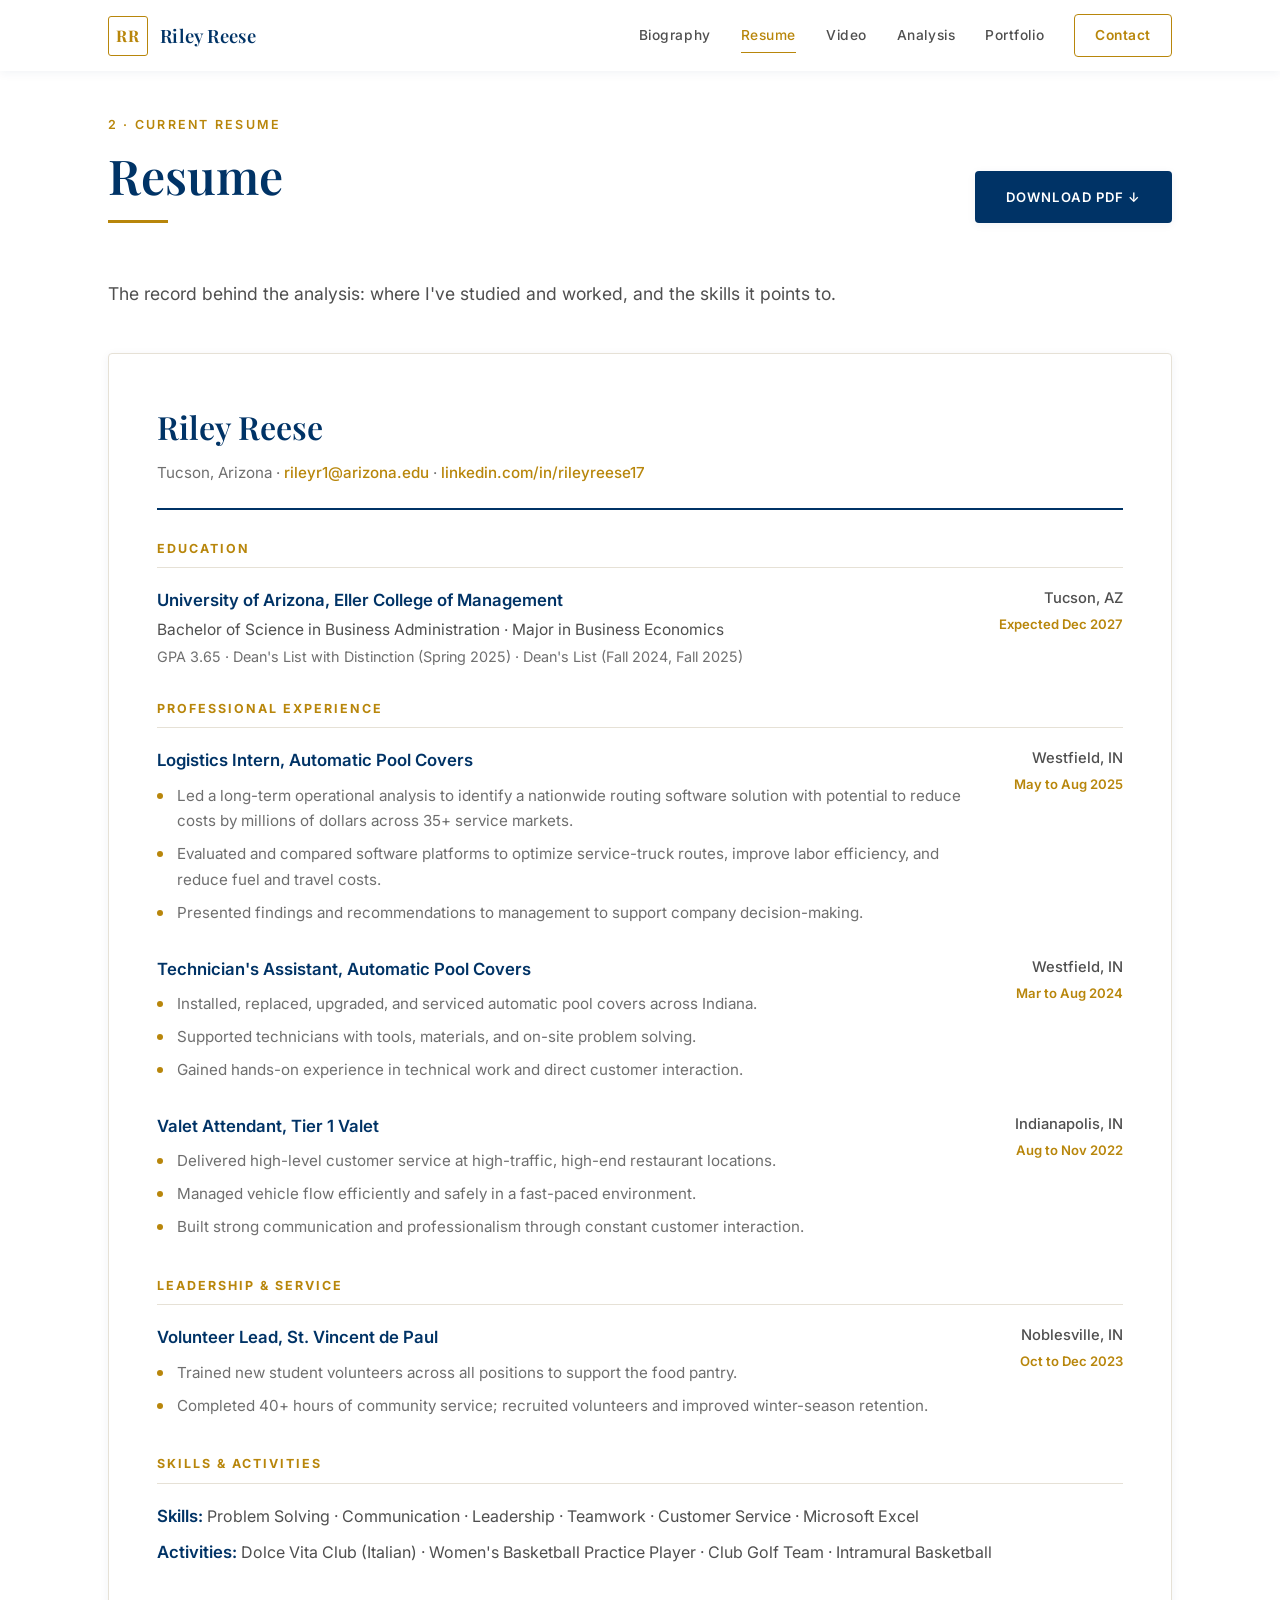
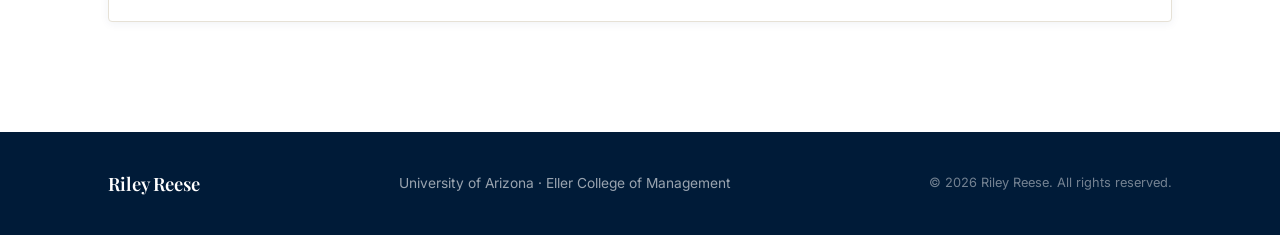
<file: resume.html>
<!DOCTYPE html>
<html lang="en">
<head>
  <meta charset="UTF-8" />
  <meta name="viewport" content="width=device-width, initial-scale=1.0" />
  <title>Resume · Riley Reese</title>
  <meta name="description" content="Resume of Riley Reese: education at the University of Arizona's Eller College of Management, professional experience, leadership, and skills." />

  <link rel="preconnect" href="https://fonts.googleapis.com" />
  <link rel="preconnect" href="https://fonts.gstatic.com" crossorigin />
  <link href="https://fonts.googleapis.com/css2?family=Cormorant+Garamond:wght@500;600;700&family=Playfair+Display:wght@500;600;700&family=Inter:wght@300;400;500;600&display=swap" rel="stylesheet" />

  <link rel="stylesheet" href="styles.css" />
</head>
<body class="inner">

  <!-- ===== NAVIGATION ===== -->
  <header class="nav" id="nav">
    <div class="nav__inner">
      <a href="index.html" class="nav__brand" aria-label="Riley Reese, home">
        <span class="nav__monogram">RR</span>
        <span class="nav__name">Riley Reese</span>
      </a>

      <nav class="nav__links" id="navLinks" aria-label="Primary">
        <a href="biography.html">Biography</a>
        <a href="resume.html" class="is-active" aria-current="page">Resume</a>
        <a href="video.html">Video</a>
        <a href="analysis.html">Analysis</a>
        <a href="portfolio.html">Portfolio</a>
        <a href="contact.html" class="nav__cta">Contact</a>
      </nav>

      <button class="nav__toggle" id="navToggle" aria-label="Toggle navigation" aria-expanded="false">
        <span></span><span></span><span></span>
      </button>
    </div>
  </header>

  <main>
    <section class="section section--alt" id="resume">
      <div class="container">
        <div class="section__head section__head--row reveal">
          <div>
            <span class="section__kicker">2 · Current Resume</span>
            <h2 class="section__title">Resume</h2>
          </div>
          <a class="btn btn--navy" href="assets/Riley-Reese-Resume.pdf" target="_blank" rel="noopener">
            Download PDF &#8595;
          </a>
        </div>

        <p class="section__intro reveal">The record behind the analysis: where I've studied and worked, and the skills it points to.</p>

        <div class="resume reveal">
          <header class="resume__header">
            <h3>Riley Reese</h3>
            <p class="resume__contact">
              Tucson, Arizona ·
              <a href="mailto:rileyr1@arizona.edu">rileyr1@arizona.edu</a> ·
              <a href="https://www.linkedin.com/in/rileyreese17" target="_blank" rel="noopener">linkedin.com/in/rileyreese17</a>
            </p>
          </header>

          <div class="resume__block">
            <h4 class="resume__h">Education</h4>
            <div class="resume__row">
              <div class="resume__row-main">
                <strong>University of Arizona, Eller College of Management</strong>
                <span>Bachelor of Science in Business Administration · Major in Business Economics</span>
                <span class="resume__muted">GPA 3.65 · Dean's List with Distinction (Spring 2025) · Dean's List (Fall 2024, Fall 2025)</span>
              </div>
              <div class="resume__row-meta">
                <span>Tucson, AZ</span>
                <span>Expected Dec 2027</span>
              </div>
            </div>
          </div>

          <div class="resume__block">
            <h4 class="resume__h">Professional Experience</h4>

            <div class="resume__row">
              <div class="resume__row-main">
                <strong>Logistics Intern, Automatic Pool Covers</strong>
                <ul>
                  <li>Led a long-term operational analysis to identify a nationwide routing software solution with potential to reduce costs by millions of dollars across 35+ service markets.</li>
                  <li>Evaluated and compared software platforms to optimize service-truck routes, improve labor efficiency, and reduce fuel and travel costs.</li>
                  <li>Presented findings and recommendations to management to support company decision-making.</li>
                </ul>
              </div>
              <div class="resume__row-meta">
                <span>Westfield, IN</span>
                <span>May to Aug 2025</span>
              </div>
            </div>

            <div class="resume__row">
              <div class="resume__row-main">
                <strong>Technician's Assistant, Automatic Pool Covers</strong>
                <ul>
                  <li>Installed, replaced, upgraded, and serviced automatic pool covers across Indiana.</li>
                  <li>Supported technicians with tools, materials, and on-site problem solving.</li>
                  <li>Gained hands-on experience in technical work and direct customer interaction.</li>
                </ul>
              </div>
              <div class="resume__row-meta">
                <span>Westfield, IN</span>
                <span>Mar to Aug 2024</span>
              </div>
            </div>

            <div class="resume__row">
              <div class="resume__row-main">
                <strong>Valet Attendant, Tier 1 Valet</strong>
                <ul>
                  <li>Delivered high-level customer service at high-traffic, high-end restaurant locations.</li>
                  <li>Managed vehicle flow efficiently and safely in a fast-paced environment.</li>
                  <li>Built strong communication and professionalism through constant customer interaction.</li>
                </ul>
              </div>
              <div class="resume__row-meta">
                <span>Indianapolis, IN</span>
                <span>Aug to Nov 2022</span>
              </div>
            </div>
          </div>

          <div class="resume__block">
            <h4 class="resume__h">Leadership &amp; Service</h4>
            <div class="resume__row">
              <div class="resume__row-main">
                <strong>Volunteer Lead, St. Vincent de Paul</strong>
                <ul>
                  <li>Trained new student volunteers across all positions to support the food pantry.</li>
                  <li>Completed 40+ hours of community service; recruited volunteers and improved winter-season retention.</li>
                </ul>
              </div>
              <div class="resume__row-meta">
                <span>Noblesville, IN</span>
                <span>Oct to Dec 2023</span>
              </div>
            </div>
          </div>

          <div class="resume__block">
            <h4 class="resume__h">Skills &amp; Activities</h4>
            <div class="resume__row resume__row--plain">
              <div class="resume__row-main">
                <p><strong>Skills:</strong> Problem Solving · Communication · Leadership · Teamwork · Customer Service · Microsoft Excel</p>
                <p><strong>Activities:</strong> Dolce Vita Club (Italian) · Women's Basketball Practice Player · Club Golf Team · Intramural Basketball</p>
              </div>
            </div>
          </div>
        </div>
      </div>
    </section>
  </main>

  <!-- ===== FOOTER ===== -->
  <footer class="footer">
    <div class="container footer__inner">
      <span class="footer__brand">Riley Reese</span>
      <span class="footer__note">University of Arizona · Eller College of Management</span>
      <span class="footer__copy">&copy; <span id="year"></span> Riley Reese. All rights reserved.</span>
    </div>
  </footer>

  <script src="script.js"></script>
</body>
</html>
</file>
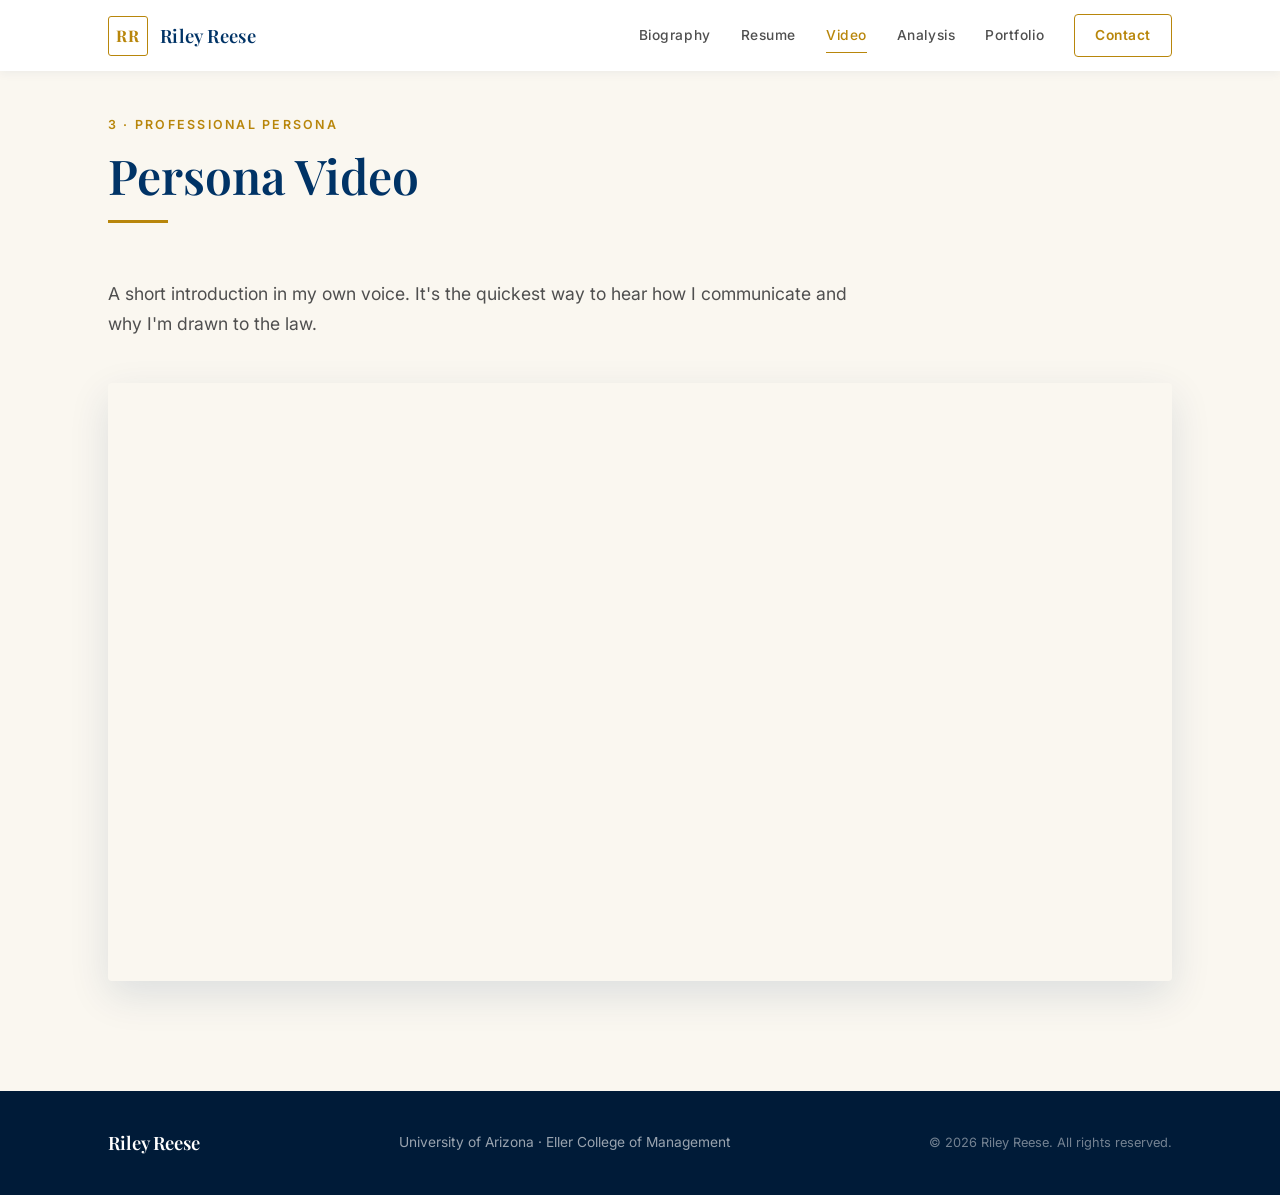
<file: video.html>
<!DOCTYPE html>
<html lang="en">
<head>
  <meta charset="UTF-8" />
  <meta name="viewport" content="width=device-width, initial-scale=1.0" />
  <title>Persona Video · Riley Reese</title>
  <meta name="description" content="A short professional persona video introduction from Riley Reese." />

  <link rel="preconnect" href="https://fonts.googleapis.com" />
  <link rel="preconnect" href="https://fonts.gstatic.com" crossorigin />
  <link href="https://fonts.googleapis.com/css2?family=Cormorant+Garamond:wght@500;600;700&family=Playfair+Display:wght@500;600;700&family=Inter:wght@300;400;500;600&display=swap" rel="stylesheet" />

  <link rel="stylesheet" href="styles.css" />
</head>
<body class="inner">

  <!-- ===== NAVIGATION ===== -->
  <header class="nav" id="nav">
    <div class="nav__inner">
      <a href="index.html" class="nav__brand" aria-label="Riley Reese, home">
        <span class="nav__monogram">RR</span>
        <span class="nav__name">Riley Reese</span>
      </a>

      <nav class="nav__links" id="navLinks" aria-label="Primary">
        <a href="biography.html">Biography</a>
        <a href="resume.html">Resume</a>
        <a href="video.html" class="is-active" aria-current="page">Video</a>
        <a href="analysis.html">Analysis</a>
        <a href="portfolio.html">Portfolio</a>
        <a href="contact.html" class="nav__cta">Contact</a>
      </nav>

      <button class="nav__toggle" id="navToggle" aria-label="Toggle navigation" aria-expanded="false">
        <span></span><span></span><span></span>
      </button>
    </div>
  </header>

  <main>
    <section class="section" id="video">
      <div class="container">
        <div class="section__head reveal">
          <span class="section__kicker">3 · Professional Persona</span>
          <h2 class="section__title">Persona Video</h2>
        </div>

        <p class="section__intro reveal">
          A short introduction in my own voice. It's the quickest way to hear how I
          communicate and why I'm drawn to the law.
        </p>

        <div class="video reveal">
          <div class="video__frame">
            <iframe src="https://www.youtube.com/embed/0kPkfImATyw"
                    title="Riley Reese, Professional Persona Video"
                    allow="accelerometer; autoplay; clipboard-write; encrypted-media; gyroscope; picture-in-picture"
                    referrerpolicy="strict-origin-when-cross-origin"
                    allowfullscreen></iframe>
          </div>
        </div>
      </div>
    </section>
  </main>

  <!-- ===== FOOTER ===== -->
  <footer class="footer">
    <div class="container footer__inner">
      <span class="footer__brand">Riley Reese</span>
      <span class="footer__note">University of Arizona · Eller College of Management</span>
      <span class="footer__copy">&copy; <span id="year"></span> Riley Reese. All rights reserved.</span>
    </div>
  </footer>

  <script src="script.js"></script>
</body>
</html>
</file>
<file: styles.css>
/* =========================================================
   Riley Reese — Portfolio
   Palette: Navy #003366 · Charcoal #4F4F4F · Gold #B8860B
   ========================================================= */

:root {
  --navy: #003366;
  --navy-deep: #002347;
  --charcoal: #4F4F4F;
  --gold: #B8860B;
  --gold-soft: #c9a23a;
  --cream: #faf7f0;
  --paper: #ffffff;
  --line: #e6e1d6;
  --ink: #2a2a2a;
  --muted: #6f6f6f;

  --serif: "Playfair Display", "Cormorant Garamond", Georgia, serif;
  --serif-alt: "Cormorant Garamond", Georgia, serif;
  --sans: "Inter", -apple-system, BlinkMacSystemFont, "Segoe UI", sans-serif;

  --maxw: 1120px;
  --radius: 4px;
  --shadow-sm: 0 2px 10px rgba(0, 51, 102, 0.06);
  --shadow-md: 0 14px 40px rgba(0, 51, 102, 0.12);
  --ease: cubic-bezier(0.22, 1, 0.36, 1);
}

/* ---------- Reset ---------- */
*, *::before, *::after { box-sizing: border-box; margin: 0; padding: 0; }

html { scroll-behavior: smooth; -webkit-text-size-adjust: 100%; }

body {
  font-family: var(--sans);
  color: var(--charcoal);
  background: var(--cream);
  line-height: 1.7;
  font-weight: 400;
  -webkit-font-smoothing: antialiased;
  overflow-x: hidden;
}

a { color: inherit; text-decoration: none; }
ul { list-style: none; }
img { max-width: 100%; display: block; }

.container { width: 100%; max-width: var(--maxw); margin: 0 auto; padding: 0 28px; }

/* ---------- Buttons ---------- */
.btn {
  display: inline-flex;
  align-items: center;
  justify-content: center;
  gap: 8px;
  padding: 14px 30px;
  font-family: var(--sans);
  font-size: 0.82rem;
  font-weight: 600;
  letter-spacing: 0.08em;
  text-transform: uppercase;
  border-radius: var(--radius);
  border: 1.5px solid transparent;
  cursor: pointer;
  transition: transform 0.25s var(--ease), background 0.25s var(--ease),
    color 0.25s var(--ease), box-shadow 0.25s var(--ease);
}
.btn--gold { background: var(--gold); color: #fff; box-shadow: var(--shadow-sm); }
.btn--gold:hover { background: #a4760a; transform: translateY(-2px); box-shadow: var(--shadow-md); }
.btn--ghost { border-color: rgba(255, 255, 255, 0.5); color: #fff; }
.btn--ghost:hover { background: rgba(255, 255, 255, 0.12); border-color: #fff; transform: translateY(-2px); }

/* =========================================================
   Multi-page: solid nav on inner pages + active link state
   ========================================================= */
body.inner .nav { background: rgba(255, 255, 255, 0.96); box-shadow: var(--shadow-sm); padding: 14px 0; backdrop-filter: blur(8px); }
body.inner .nav__name { color: var(--navy); }
body.inner .nav__links a { color: var(--charcoal); }
body.inner .nav__links a:hover { color: var(--navy); }
body.inner .nav__toggle span { background: var(--navy); }
.nav__links a.is-active:not(.nav__cta) { color: var(--gold) !important; }
.nav__links a.is-active:not(.nav__cta)::after { width: 100%; }

/* =========================================================
   Navigation
   ========================================================= */
.nav {
  position: fixed;
  top: 0; left: 0; right: 0;
  z-index: 100;
  transition: background 0.4s var(--ease), box-shadow 0.4s var(--ease), padding 0.4s var(--ease);
  padding: 22px 0;
}
.nav__inner {
  max-width: var(--maxw);
  margin: 0 auto;
  padding: 0 28px;
  display: flex;
  align-items: center;
  justify-content: space-between;
}
.nav.scrolled { background: rgba(255, 255, 255, 0.96); box-shadow: var(--shadow-sm); padding: 14px 0; backdrop-filter: blur(8px); }

.nav__brand { display: flex; align-items: center; gap: 12px; }
.nav__monogram {
  display: grid;
  place-items: center;
  width: 40px; height: 40px;
  border: 1.5px solid var(--gold);
  color: var(--gold);
  font-family: var(--serif);
  font-weight: 700;
  font-size: 1rem;
  letter-spacing: 0.05em;
  border-radius: 3px;
  transition: color 0.4s var(--ease), border-color 0.4s var(--ease);
}
.nav__name {
  font-family: var(--serif);
  font-size: 1.15rem;
  font-weight: 600;
  color: #fff;
  letter-spacing: 0.02em;
  transition: color 0.4s var(--ease);
}
.nav.scrolled .nav__name { color: var(--navy); }

.nav__links { display: flex; align-items: center; gap: 30px; }
.nav__links a {
  position: relative;
  font-size: 0.86rem;
  font-weight: 500;
  letter-spacing: 0.04em;
  color: rgba(255, 255, 255, 0.85);
  transition: color 0.3s var(--ease);
}
.nav__links a:not(.nav__cta)::after {
  content: "";
  position: absolute;
  left: 0; bottom: -6px;
  width: 0; height: 1.5px;
  background: var(--gold);
  transition: width 0.3s var(--ease);
}
.nav__links a:not(.nav__cta):hover::after { width: 100%; }
.nav.scrolled .nav__links a { color: var(--charcoal); }
.nav.scrolled .nav__links a:hover { color: var(--navy); }

.nav__cta {
  padding: 9px 20px;
  border: 1.5px solid var(--gold);
  border-radius: var(--radius);
  color: var(--gold) !important;
  font-weight: 600 !important;
  transition: background 0.3s var(--ease), color 0.3s var(--ease) !important;
}
.nav__cta:hover { background: var(--gold); color: #fff !important; }

.nav__toggle { display: none; flex-direction: column; gap: 5px; background: none; border: none; cursor: pointer; padding: 6px; }
.nav__toggle span { display: block; width: 26px; height: 2px; background: #fff; transition: all 0.3s var(--ease); }
.nav.scrolled .nav__toggle span { background: var(--navy); }

/* =========================================================
   Hero
   ========================================================= */
.hero {
  position: relative;
  min-height: 100vh;
  display: flex;
  align-items: center;
  color: #fff;
  overflow: hidden;
  isolation: isolate;
}
.hero__bg {
  position: absolute;
  inset: 0;
  z-index: -2;
  background:
    radial-gradient(1200px 600px at 75% -10%, rgba(184, 134, 11, 0.22), transparent 60%),
    linear-gradient(135deg, var(--navy-deep) 0%, var(--navy) 55%, #013a76 100%);
}
.hero__bg::after {
  /* subtle dotted texture */
  content: "";
  position: absolute;
  inset: 0;
  background-image: radial-gradient(rgba(255, 255, 255, 0.05) 1px, transparent 1px);
  background-size: 26px 26px;
  mask-image: linear-gradient(to bottom, rgba(0,0,0,0.7), transparent 80%);
}
.hero__inner {
  max-width: var(--maxw); margin: 0 auto; padding: 120px 28px 80px; width: 100%;
  display: grid; grid-template-columns: 1.15fr 0.85fr; gap: 56px; align-items: center;
}
.hero__copy { min-width: 0; }
.hero__photo { margin: 0; justify-self: end; }
.hero__photo img {
  width: 100%; max-width: 380px; display: block;
  border-radius: var(--radius); box-shadow: var(--shadow-md);
  border: 1px solid rgba(255, 255, 255, 0.14);
}
@media (max-width: 900px) {
  .hero__inner { grid-template-columns: 1fr; gap: 30px; padding-top: 108px; }
  .hero__photo { justify-self: start; }
  .hero__photo img { max-width: 200px; }
}

.hero__eyebrow {
  font-size: 0.82rem;
  font-weight: 600;
  letter-spacing: 0.22em;
  text-transform: uppercase;
  color: var(--gold-soft);
  margin-bottom: 22px;
  display: flex;
  align-items: center;
  gap: 14px;
}
.hero__eyebrow::before { content: ""; width: 40px; height: 1px; background: var(--gold); }

.hero__title {
  font-family: var(--serif);
  font-weight: 600;
  font-size: clamp(3.2rem, 9vw, 6.4rem);
  line-height: 1.02;
  letter-spacing: -0.01em;
  margin-bottom: 26px;
}
.hero__lede {
  font-size: clamp(1.05rem, 2.2vw, 1.35rem);
  font-weight: 300;
  line-height: 1.6;
  max-width: 640px;
  color: rgba(255, 255, 255, 0.88);
  margin-bottom: 38px;
}
.hero__lede strong { color: #fff; font-weight: 500; }

.hero__actions { display: flex; flex-wrap: wrap; gap: 16px; margin-bottom: 60px; }

.hero__facts {
  display: flex;
  flex-wrap: wrap;
  gap: 48px;
  padding-top: 36px;
  border-top: 1px solid rgba(255, 255, 255, 0.15);
  max-width: 640px;
}
.hero__facts li { display: flex; flex-direction: column; gap: 4px; }
.hero__fact-num { font-family: var(--serif); font-size: 2.2rem; font-weight: 600; color: #fff; line-height: 1; }
.hero__fact-label { font-size: 0.74rem; letter-spacing: 0.14em; text-transform: uppercase; color: var(--gold-soft); }

.hero__scroll {
  position: absolute;
  bottom: 30px; left: 50%;
  transform: translateX(-50%);
  width: 24px; height: 40px;
  border: 1.5px solid rgba(255, 255, 255, 0.4);
  border-radius: 14px;
}
.hero__scroll span {
  position: absolute; top: 8px; left: 50%;
  width: 4px; height: 8px;
  margin-left: -2px;
  background: var(--gold);
  border-radius: 2px;
  animation: scrollDot 1.8s infinite;
}
@keyframes scrollDot { 0% { opacity: 0; transform: translateY(0); } 40% { opacity: 1; } 80% { opacity: 0; transform: translateY(12px); } 100% { opacity: 0; } }

/* =========================================================
   Sections — shared
   ========================================================= */
.section { padding: 110px 0; }
.section--alt { background: var(--paper); }

.section__head { margin-bottom: 56px; }
.section__head--center { text-align: center; max-width: 720px; margin-left: auto; margin-right: auto; }

.section__kicker {
  display: inline-block;
  font-size: 0.78rem;
  font-weight: 600;
  letter-spacing: 0.18em;
  text-transform: uppercase;
  color: var(--gold);
  margin-bottom: 14px;
}
.section__kicker--light { color: var(--gold-soft); }

.section__title {
  font-family: var(--serif);
  font-size: clamp(2rem, 4.5vw, 3rem);
  font-weight: 600;
  color: var(--navy);
  line-height: 1.1;
  position: relative;
}
.section__head:not(.section__head--center) .section__title::after {
  content: "";
  display: block;
  width: 60px; height: 3px;
  background: var(--gold);
  margin-top: 18px;
}
.section__title--light { color: #fff; }

/* =========================================================
   About
   ========================================================= */
.about__lead { max-width: 820px; margin-bottom: 64px; }
.about__lead p { font-size: 1.1rem; color: var(--charcoal); margin-bottom: 20px; }
.about__lead p:first-child {
  font-family: var(--serif-alt);
  font-size: 1.5rem;
  font-weight: 500;
  line-height: 1.45;
  color: var(--navy);
}

.pillars { display: grid; grid-template-columns: repeat(3, 1fr); gap: 28px; }
.pillar {
  background: var(--paper);
  border: 1px solid var(--line);
  border-top: 3px solid var(--gold);
  border-radius: var(--radius);
  padding: 36px 30px;
  transition: transform 0.35s var(--ease), box-shadow 0.35s var(--ease);
}
.pillar:hover { transform: translateY(-6px); box-shadow: var(--shadow-md); }
.pillar__icon { font-size: 2rem; display: block; margin-bottom: 18px; }
.pillar h3 { font-family: var(--serif); font-size: 1.3rem; font-weight: 600; color: var(--navy); margin-bottom: 12px; }
.pillar p { font-size: 0.98rem; color: var(--muted); }

/* =========================================================
   Education
   ========================================================= */
.edu {
  display: grid;
  grid-template-columns: 1.6fr 1fr;
  gap: 0;
  background: var(--cream);
  border: 1px solid var(--line);
  border-radius: var(--radius);
  overflow: hidden;
  box-shadow: var(--shadow-sm);
}
.section--alt .edu { background: var(--cream); }
.edu__main { padding: 46px 44px; }
.edu__header { display: flex; align-items: baseline; justify-content: space-between; flex-wrap: wrap; gap: 10px; }
.edu__main h3 { font-family: var(--serif); font-size: 1.85rem; font-weight: 600; color: var(--navy); }
.edu__loc { font-size: 0.85rem; letter-spacing: 0.08em; text-transform: uppercase; color: var(--gold); font-weight: 600; }
.edu__sub { font-size: 1.05rem; color: var(--charcoal); font-weight: 500; margin-top: 4px; }
.edu__degree { color: var(--muted); margin-top: 10px; font-size: 1rem; }
.edu__date { color: var(--gold); font-weight: 600; font-size: 0.9rem; margin-top: 4px; letter-spacing: 0.03em; }

.edu__honors { margin-top: 30px; padding-top: 26px; border-top: 1px solid var(--line); }
.edu__honors h4, .edu__focus h4 {
  font-size: 0.78rem; letter-spacing: 0.16em; text-transform: uppercase;
  color: var(--navy); font-weight: 700; margin-bottom: 14px;
}
.edu__honors li { color: var(--charcoal); margin-bottom: 8px; padding-left: 20px; position: relative; }
.edu__honors li::before { content: "\2014"; position: absolute; left: 0; color: var(--gold); }

.edu__side { background: var(--navy); color: #fff; padding: 46px 40px; display: flex; flex-direction: column; gap: 34px; }
.edu__stat { text-align: left; }
.edu__stat-num { font-family: var(--serif); font-size: 3.6rem; font-weight: 700; line-height: 1; color: #fff; display: block; }
.edu__stat-label { font-size: 0.78rem; letter-spacing: 0.14em; text-transform: uppercase; color: var(--gold-soft); margin-top: 8px; display: block; }
.edu__focus h4 { color: var(--gold-soft); }
.edu__focus li { color: rgba(255, 255, 255, 0.85); padding-left: 20px; position: relative; margin-bottom: 9px; font-size: 0.95rem; }
.edu__focus li::before { content: "\203A"; position: absolute; left: 0; color: var(--gold-soft); font-weight: 700; }

/* =========================================================
   Experience timeline
   ========================================================= */
.timeline { position: relative; padding-left: 8px; }
.timeline::before {
  content: ""; position: absolute; left: 7px; top: 12px; bottom: 12px;
  width: 2px; background: linear-gradient(var(--gold), var(--line));
}
.tl { position: relative; display: flex; gap: 34px; padding-bottom: 48px; }
.tl:last-child { padding-bottom: 0; }
.tl__marker {
  position: relative; z-index: 1; flex: 0 0 auto;
  width: 16px; height: 16px; margin-top: 6px;
  border-radius: 50%; background: var(--paper);
  border: 3px solid var(--gold);
}
.tl__content {
  flex: 1;
  background: var(--paper);
  border: 1px solid var(--line);
  border-radius: var(--radius);
  padding: 28px 32px;
  transition: transform 0.3s var(--ease), box-shadow 0.3s var(--ease);
}
.section:not(.section--alt) .tl__content { background: var(--paper); }
.tl__content:hover { transform: translateX(6px); box-shadow: var(--shadow-md); }
.tl__top { display: flex; align-items: baseline; justify-content: space-between; flex-wrap: wrap; gap: 8px; }
.tl__top h3 { font-family: var(--serif); font-size: 1.4rem; font-weight: 600; color: var(--navy); }
.tl__date { font-size: 0.8rem; font-weight: 600; letter-spacing: 0.06em; color: var(--gold); white-space: nowrap; }
.tl__org { color: var(--charcoal); font-weight: 500; margin: 6px 0 16px; font-size: 0.98rem; }
.tl__points li { position: relative; padding-left: 22px; margin-bottom: 10px; color: var(--muted); font-size: 0.97rem; }
.tl__points li::before { content: ""; position: absolute; left: 0; top: 11px; width: 7px; height: 7px; background: var(--gold); border-radius: 50%; }
.tl__points li:last-child { margin-bottom: 0; }

/* =========================================================
   Leadership card
   ========================================================= */
.lead-card {
  display: flex;
  background: var(--cream);
  border: 1px solid var(--line);
  border-radius: var(--radius);
  overflow: hidden;
  box-shadow: var(--shadow-sm);
  max-width: 880px;
}
.lead-card__bar { flex: 0 0 8px; background: linear-gradient(var(--gold), var(--navy)); }
.lead-card__body { padding: 38px 42px; }
.lead-card__top { display: flex; align-items: baseline; justify-content: space-between; flex-wrap: wrap; gap: 10px; }
.lead-card__top h3 { font-family: var(--serif); font-size: 1.5rem; font-weight: 600; color: var(--navy); }
.lead-card__date { font-size: 0.82rem; font-weight: 600; color: var(--gold); letter-spacing: 0.05em; }
.lead-card__org { color: var(--charcoal); font-weight: 500; margin: 6px 0 18px; }
.lead-card__points li { position: relative; padding-left: 22px; margin-bottom: 11px; color: var(--muted); }
.lead-card__points li::before { content: ""; position: absolute; left: 0; top: 11px; width: 7px; height: 7px; background: var(--gold); border-radius: 50%; }

/* =========================================================
   Skills / Activities / Interests
   ========================================================= */
.grid3 { display: grid; grid-template-columns: repeat(3, 1fr); gap: 28px; }
.card {
  background: var(--paper);
  border: 1px solid var(--line);
  border-radius: var(--radius);
  padding: 34px 32px;
  transition: transform 0.3s var(--ease), box-shadow 0.3s var(--ease);
}
.card:hover { transform: translateY(-5px); box-shadow: var(--shadow-md); }
.card__title {
  font-family: var(--serif);
  font-size: 1.35rem;
  font-weight: 600;
  color: var(--navy);
  margin-bottom: 22px;
  padding-bottom: 14px;
  border-bottom: 1px solid var(--line);
}
.tags { display: flex; flex-wrap: wrap; gap: 10px; }
.tags li {
  background: var(--cream);
  border: 1px solid var(--line);
  color: var(--navy);
  padding: 8px 16px;
  border-radius: 30px;
  font-size: 0.86rem;
  font-weight: 500;
  transition: background 0.25s var(--ease), color 0.25s var(--ease);
}
.tags li:hover { background: var(--navy); color: #fff; border-color: var(--navy); }
.list li { position: relative; padding-left: 22px; margin-bottom: 12px; color: var(--charcoal); }
.list li::before { content: ""; position: absolute; left: 0; top: 10px; width: 8px; height: 1.5px; background: var(--gold); }

/* =========================================================
   Contact
   ========================================================= */
.section--contact { background: var(--navy-deep); position: relative; isolation: isolate; }
.section--contact::before {
  content: ""; position: absolute; inset: 0; z-index: -1;
  background: radial-gradient(900px 500px at 80% 0%, rgba(184, 134, 11, 0.18), transparent 60%);
}
.contact__intro { color: rgba(255, 255, 255, 0.82); font-size: 1.08rem; font-weight: 300; margin-top: 18px; }

.contact__grid {
  display: grid;
  grid-template-columns: repeat(2, 1fr);
  gap: 20px;
  max-width: 760px;
  margin: 56px auto 0;
}
.contact__item {
  display: flex;
  flex-direction: column;
  gap: 6px;
  padding: 26px 30px;
  background: rgba(255, 255, 255, 0.04);
  border: 1px solid rgba(255, 255, 255, 0.12);
  border-radius: var(--radius);
  transition: background 0.3s var(--ease), border-color 0.3s var(--ease), transform 0.3s var(--ease);
}
a.contact__item:hover { background: rgba(184, 134, 11, 0.12); border-color: var(--gold); transform: translateY(-3px); }
.contact__label { font-size: 0.74rem; letter-spacing: 0.16em; text-transform: uppercase; color: var(--gold-soft); font-weight: 600; }
.contact__value { font-family: var(--serif); font-size: 1.2rem; color: #fff; font-weight: 500; }
.contact__item--static { cursor: default; }

/* =========================================================
   Footer
   ========================================================= */
.footer { background: #001b38; color: rgba(255, 255, 255, 0.6); padding: 36px 0; }
.footer__inner { display: flex; flex-wrap: wrap; align-items: center; justify-content: space-between; gap: 12px; }
.footer__brand { font-family: var(--serif); font-size: 1.15rem; color: #fff; font-weight: 600; }
.footer__note { font-size: 0.86rem; }
.footer__copy { font-size: 0.8rem; color: rgba(255, 255, 255, 0.45); }

/* =========================================================
   Reveal animations
   ========================================================= */
.reveal { opacity: 0; transform: translateY(28px); transition: opacity 0.7s var(--ease), transform 0.7s var(--ease); }
.reveal.visible { opacity: 1; transform: none; }

@media (prefers-reduced-motion: reduce) {
  * { animation: none !important; scroll-behavior: auto !important; }
  .reveal { opacity: 1; transform: none; transition: none; }
}

/* =========================================================
   Responsive
   ========================================================= */
@media (max-width: 920px) {
  .pillars, .grid3 { grid-template-columns: 1fr; }
  .edu { grid-template-columns: 1fr; }
  .edu__main { padding: 38px 32px; }
}

@media (max-width: 760px) {
  .nav__links {
    position: fixed;
    top: 0; right: 0;
    height: 100vh;
    width: min(78vw, 320px);
    flex-direction: column;
    align-items: flex-start;
    justify-content: center;
    gap: 26px;
    padding: 40px;
    background: var(--navy-deep);
    transform: translateX(100%);
    transition: transform 0.4s var(--ease);
    box-shadow: -20px 0 50px rgba(0, 0, 0, 0.3);
  }
  .nav__links.open { transform: translateX(0); }
  .nav__links a { color: #fff !important; font-size: 1.05rem; }
  .nav.scrolled .nav__links a { color: #fff !important; }
  .nav__toggle { display: flex; z-index: 110; }
  .nav__toggle.active span:nth-child(1) { transform: translateY(7px) rotate(45deg); background: #fff; }
  .nav__toggle.active span:nth-child(2) { opacity: 0; }
  .nav__toggle.active span:nth-child(3) { transform: translateY(-7px) rotate(-45deg); background: #fff; }

  .section { padding: 78px 0; }
  .hero__facts { gap: 32px; }
  .hero__fact-num { font-size: 1.8rem; }
  .tl { gap: 22px; }
  .tl__content { padding: 22px 24px; }
  .lead-card { flex-direction: row; }
  .lead-card__body { padding: 30px 26px; }
  .contact__grid { grid-template-columns: 1fr; }
  .edu__side { padding: 36px 32px; }
}

@media (max-width: 460px) {
  .container, .nav__inner, .hero__inner { padding-left: 20px; padding-right: 20px; }
  .nav__name { display: none; }
  .hero__actions .btn { flex: 1; }
}

/* =========================================================
   PERSONA PORTFOLIO — added components
   ========================================================= */

.btn--navy { background: var(--navy); color: #fff; box-shadow: var(--shadow-sm); }
.btn--navy:hover { background: var(--navy-deep); transform: translateY(-2px); box-shadow: var(--shadow-md); }

.section__head--row { display: flex; align-items: flex-end; justify-content: space-between; gap: 24px; flex-wrap: wrap; }
.section__intro { max-width: 760px; font-size: 1.1rem; color: var(--charcoal); margin-bottom: 44px; }
.section__intro strong { color: var(--navy); }

/* ---------- Biography ---------- */
.bio { display: grid; grid-template-columns: 460px 1fr; gap: 56px; align-items: start; }
.bio__photo { margin: 0; }
.bio__photo img { width: 100%; border-radius: var(--radius); box-shadow: var(--shadow-md); }
.bio__placeholder {
  aspect-ratio: 4 / 5;
  border-radius: var(--radius);
  background: linear-gradient(150deg, var(--navy) 0%, var(--navy-deep) 100%);
  border: 1px solid rgba(184, 134, 11, 0.45);
  display: grid; place-content: center; gap: 14px; text-align: center;
  box-shadow: var(--shadow-md);
}
.bio__placeholder-mono { font-family: var(--serif); font-size: 3.4rem; font-weight: 700; color: var(--gold); letter-spacing: 0.04em; }
.bio__placeholder-note { font-size: 0.78rem; letter-spacing: 0.08em; color: rgba(255,255,255,0.6); padding: 0 20px; }
.bio__photo figcaption { text-align: center; margin-top: 14px; font-size: 0.85rem; color: var(--muted); letter-spacing: 0.04em; }

.bio__lead { font-family: var(--serif-alt); font-size: 1.5rem; font-weight: 500; line-height: 1.45; color: var(--navy); margin-bottom: 20px; }
.bio__text p { margin-bottom: 18px; color: var(--charcoal); }
.bio__chips { display: flex; flex-wrap: wrap; gap: 10px; margin-top: 8px; }
.bio__chips li {
  background: var(--cream); border: 1px solid var(--line); color: var(--navy);
  padding: 8px 16px; border-radius: 30px; font-size: 0.85rem; font-weight: 500;
}

.involvement { margin-top: 60px; padding-top: 40px; border-top: 1px solid var(--line); }
.involvement__list { display: flex; flex-wrap: wrap; gap: 14px; margin-top: 6px; list-style: none; padding: 0; }
.involvement__list li {
  display: inline-flex; align-items: center; gap: 10px;
  background: var(--cream); border: 1px solid var(--line); color: var(--navy);
  padding: 12px 22px; border-radius: 30px; font-size: 0.95rem; font-weight: 500;
}
.involvement__list li::before {
  content: ""; width: 7px; height: 7px; border-radius: 50%;
  background: var(--gold); flex: none;
}

/* ---------- Resume ---------- */
.resume { background: var(--paper); border: 1px solid var(--line); border-radius: var(--radius); box-shadow: var(--shadow-sm); padding: 46px 48px; }
.resume__header { padding-bottom: 22px; border-bottom: 2px solid var(--navy); margin-bottom: 8px; }
.resume__header h3 { font-family: var(--serif); font-size: 2rem; font-weight: 600; color: var(--navy); }
.resume__contact { font-size: 0.95rem; color: var(--muted); margin-top: 6px; }
.resume__contact a { color: var(--gold); font-weight: 500; }
.resume__contact a:hover { text-decoration: underline; }
.resume__block { margin-top: 28px; }
.resume__h { font-size: 0.78rem; letter-spacing: 0.16em; text-transform: uppercase; color: var(--gold); font-weight: 700; padding-bottom: 8px; border-bottom: 1px solid var(--line); margin-bottom: 18px; }
.resume__row { display: grid; grid-template-columns: 1fr auto; gap: 12px 24px; margin-bottom: 22px; }
.resume__row:last-child { margin-bottom: 0; }
.resume__row-main strong { display: block; color: var(--navy); font-size: 1.05rem; font-weight: 600; }
.resume__row-main > span { display: block; color: var(--charcoal); font-size: 0.97rem; margin-top: 2px; }
.resume__row-main .resume__muted { color: var(--muted); font-size: 0.9rem; }
.resume__row-main ul { margin-top: 8px; }
.resume__row-main li { position: relative; padding-left: 20px; margin-bottom: 7px; color: var(--muted); font-size: 0.95rem; }
.resume__row-main li::before { content: ""; position: absolute; left: 0; top: 10px; width: 6px; height: 6px; background: var(--gold); border-radius: 50%; }
.resume__row-meta { text-align: right; display: flex; flex-direction: column; gap: 2px; white-space: nowrap; }
.resume__row-meta span:first-child { color: var(--charcoal); font-weight: 500; font-size: 0.92rem; }
.resume__row-meta span:last-child { color: var(--gold); font-weight: 600; font-size: 0.82rem; }
.resume__row--plain .resume__row-main p { color: var(--charcoal); margin-bottom: 8px; }
.resume__row--plain strong { display: inline; color: var(--navy); }

/* ---------- Video ---------- */
.video__frame { position: relative; aspect-ratio: 16 / 9; border-radius: var(--radius); overflow: hidden; box-shadow: var(--shadow-md); }
.video__frame iframe { position: absolute; inset: 0; width: 100%; height: 100%; border: 0; }
.video__placeholder {
  position: absolute; inset: 0; display: grid; place-content: center; gap: 14px; text-align: center;
  background: linear-gradient(150deg, var(--navy) 0%, var(--navy-deep) 100%);
}
.video__play {
  justify-self: center; width: 76px; height: 76px; border-radius: 50%;
  background: var(--gold); color: #fff; display: grid; place-content: center;
  font-size: 1.6rem; padding-left: 6px; box-shadow: 0 10px 30px rgba(0,0,0,0.35);
}
.video__placeholder-title { font-family: var(--serif); font-size: 1.4rem; color: #fff; }
.video__placeholder-note { font-size: 0.82rem; color: rgba(255,255,255,0.6); padding: 0 24px; }

/* ---------- Callout ---------- */
.callout {
  background: rgba(184, 134, 11, 0.08); border-left: 4px solid var(--gold);
  border-radius: 0 var(--radius) var(--radius) 0; padding: 16px 22px; margin-bottom: 44px;
  font-size: 0.92rem; color: var(--charcoal);
}
.callout code { background: rgba(0,51,102,0.08); padding: 1px 7px; border-radius: 3px; font-size: 0.85em; color: var(--navy); }
.callout abbr { text-decoration: none; border-bottom: 1px dotted var(--muted); cursor: help; }

/* ---------- Analysis intro / conclusion ---------- */
.analysis__intro, .analysis__conclusion { max-width: 880px; margin: 0 auto 48px; text-align: center; }
.analysis__conclusion { margin-top: 56px; margin-bottom: 0; }
.analysis__intro h3, .analysis__conclusion h3 {
  font-family: var(--serif); font-size: 1.7rem; font-weight: 600; color: var(--navy); margin-bottom: 16px;
  display: inline-block;
}
.analysis__intro h3::after, .analysis__conclusion h3::after { content: ""; display: block; width: 50px; height: 3px; background: var(--gold); margin: 12px auto 0; }
.analysis__intro p { font-size: 1.08rem; color: var(--charcoal); }
.analysis__intro p strong:first-child { color: var(--navy); }
.analysis__conclusion p { font-size: 1.05rem; color: var(--charcoal); }

/* ---------- Chart cards ---------- */
.chart-card { background: var(--paper); border: 1px solid var(--line); border-radius: var(--radius); box-shadow: var(--shadow-sm); padding: 30px 32px; margin: 0 auto 8px; max-width: 760px; }
.chart-card__cap { text-align: center; margin-bottom: 18px; }
.chart-card__cap h4 { font-family: var(--serif); font-size: 1.3rem; color: var(--navy); font-weight: 600; }
.chart-card__cap p { font-size: 0.92rem; color: var(--muted); margin-top: 6px; }
.chart-card--inset { box-shadow: none; padding: 18px 18px 10px; background: var(--cream); max-width: none; }
.chart { width: 100%; }
.chart-svg { width: 100%; height: auto; display: block; font-family: var(--sans); }
.chart-legend { display: flex; flex-wrap: wrap; justify-content: center; gap: 18px; margin-top: 14px; }
.legend__item { display: inline-flex; align-items: center; gap: 8px; font-size: 0.82rem; color: var(--charcoal); }
.legend__swatch { width: 14px; height: 14px; border-radius: 3px; display: inline-block; }

/* ---------- Word map: what people call me ---------- */
.wordmap { background: var(--paper); border: 1px solid var(--line); border-radius: var(--radius); box-shadow: var(--shadow-sm); padding: 30px 32px; margin: 0 auto 8px; max-width: 760px; }
.wordmap__cloud { display: flex; flex-wrap: wrap; align-items: baseline; justify-content: center; gap: 6px 18px; margin-top: 8px; line-height: 1.15; }
.wm { font-family: var(--serif); font-weight: 600; color: var(--navy); }
.wm--self { color: var(--gold); }
.wm--navy { color: var(--navy); }
.wordmap__legend { text-align: center; margin-top: 16px; font-size: 0.82rem; color: var(--muted); }
.wordmap__legend .wm--self { font-weight: 600; }
.wordmap__legend .wm--navy { font-weight: 600; }
.wordmap__link { display: table; margin: 10px auto 0; font-family: var(--sans); font-size: 0.82rem; font-weight: 600; letter-spacing: 0.02em; color: var(--gold); text-decoration: none; border-bottom: 1px solid rgba(184, 134, 11, 0.4); padding-bottom: 1px; transition: color 0.2s, border-color 0.2s; }
.wordmap__link:hover { color: var(--navy); border-color: var(--navy); }

.analysis__viz { display: grid; grid-template-columns: 1fr 1fr; gap: 24px; align-items: start; margin: 0 auto 8px; }
.analysis__viz > .wordmap, .analysis__viz > .chart-card { max-width: none; margin: 0; }
@media (max-width: 820px) { .analysis__viz { grid-template-columns: 1fr; } }

/* Word map placed inside a CER evidence column */
.wordmap--inset { box-shadow: none; background: var(--cream); max-width: none; padding: 20px 22px 16px; margin: 0; }

/* Work-preference highlights (Core Values) */
.pref-lead { font-size: 0.95rem; color: var(--charcoal); margin: 0 0 16px; }
.pref-list { list-style: none; margin: 0; padding: 0; display: grid; gap: 16px; }
.pref-list__item { position: relative; display: flex; flex-direction: column; justify-content: center; gap: 8px; min-height: 132px; padding: 30px 32px; border-radius: var(--radius); box-shadow: var(--shadow-sm); overflow: hidden; }
.pref-list__item::after { content: ""; position: absolute; top: -30px; right: -20px; width: 130px; height: 130px; border-radius: 50%; border: 10px solid rgba(255, 255, 255, 0.12); }
.pref-list__item--navy { background: linear-gradient(135deg, var(--navy) 0%, var(--navy-deep) 100%); }
.pref-list__item--gold { background: linear-gradient(135deg, #cc9a24 0%, var(--gold) 100%); }
.pref-list__name { font-family: var(--serif); font-size: 2.15rem; font-weight: 700; line-height: 1.05; }
.pref-list__tag { font-size: 0.72rem; letter-spacing: 0.16em; text-transform: uppercase; font-weight: 700; }
.pref-list__item--navy .pref-list__name { color: #fff; }
.pref-list__item--navy .pref-list__tag { color: rgba(255, 255, 255, 0.75); }
.pref-list__item--gold .pref-list__name { color: var(--navy); }
.pref-list__item--gold .pref-list__tag { color: rgba(0, 51, 102, 0.72); }

/* ---------- CER blocks ---------- */
.cer { background: var(--paper); border: 1px solid var(--line); border-top: 3px solid var(--gold); border-radius: var(--radius); padding: 34px 38px; margin-top: 28px; box-shadow: var(--shadow-sm); }
.cer__tag { font-size: 0.74rem; letter-spacing: 0.16em; text-transform: uppercase; color: var(--gold); font-weight: 700; margin-bottom: 8px; }
.cer__claim { font-family: var(--serif); font-size: clamp(1.4rem, 3vw, 1.9rem); font-weight: 600; color: var(--navy); line-height: 1.2; margin-bottom: 26px; }
.cer__grid { display: grid; grid-template-columns: 1fr 1fr; gap: 36px; align-items: start; }
.cer__label { font-size: 0.78rem; letter-spacing: 0.1em; text-transform: uppercase; color: var(--charcoal); font-weight: 600; margin-bottom: 14px; display: flex; align-items: center; gap: 10px; }
.cer__label span { background: var(--gold); color: #fff; padding: 3px 10px; border-radius: 3px; font-size: 0.68rem; letter-spacing: 0.08em; }
.cer__source { font-size: 0.78rem; color: var(--muted); font-style: italic; margin-top: 8px; text-align: center; }
.cer__reasoning p { color: var(--charcoal); margin-bottom: 14px; }
.cer__reasoning p:last-child { margin-bottom: 0; }
.cer__reasoning strong { color: var(--navy); }

.peer-stats { list-style: none; margin: 0 0 18px; padding: 0; display: grid; gap: 10px; }
.peer-stats li { display: flex; align-items: center; gap: 14px; padding: 10px 14px; background: var(--cream); border: 1px solid var(--line); border-radius: var(--radius); }
.peer-stats__score { font-family: var(--serif); font-weight: 700; color: var(--navy); font-size: 1.25rem; line-height: 1; flex: none; min-width: 72px; }
.peer-stats__score small { font-size: 0.82rem; color: var(--muted); font-weight: 600; }
.peer-stats__label { font-size: 0.88rem; color: var(--charcoal); line-height: 1.35; }
.peer-stats__label em { color: var(--muted); font-style: normal; }
.peer-quote { margin: 0 0 12px; padding: 16px 18px; border-left: 3px solid var(--gold); background: rgba(184, 134, 11, 0.06); border-radius: 0 var(--radius) var(--radius) 0; }
.peer-quote blockquote { margin: 0 0 8px; font-family: var(--sans); font-style: normal; color: var(--navy); font-size: 1.05rem; line-height: 1.6; }
.peer-quote figcaption { font-size: 0.76rem; letter-spacing: 0.06em; text-transform: uppercase; color: var(--muted); }

/* ---------- Takeaways ---------- */
.takeaways { display: grid; grid-template-columns: repeat(3, 1fr); gap: 22px; margin-top: 34px; text-align: left; }
.takeaway { background: var(--cream); border: 1px solid var(--line); border-radius: var(--radius); padding: 26px 24px; }
.takeaway__num { font-family: var(--serif); font-size: 1.8rem; font-weight: 700; color: var(--gold); display: block; margin-bottom: 8px; }
.takeaway p { font-size: 0.95rem; color: var(--charcoal); }
.takeaway strong { color: var(--navy); }

/* ---------- Portfolio / work (horizontal bands) ---------- */
.work-grid { display: flex; flex-direction: column; gap: 22px; }
.work {
  background: var(--paper); border: 1px solid var(--line); border-left: 3px solid var(--gold);
  border-radius: var(--radius); padding: 28px 34px;
  display: grid; grid-template-columns: 248px 1fr; gap: 40px; align-items: start;
  transition: transform 0.3s var(--ease), box-shadow 0.3s var(--ease);
}
.work:hover { transform: translateY(-3px); box-shadow: var(--shadow-md); }
.work__head { display: flex; flex-direction: column; align-items: flex-start; }
.work__top { display: flex; flex-direction: column; align-items: flex-start; gap: 10px; }
.work__top h3 { font-family: var(--serif); font-size: 1.3rem; font-weight: 600; color: var(--navy); line-height: 1.25; }
.work__badge { background: var(--gold); color: #fff; font-size: 0.66rem; font-weight: 600; letter-spacing: 0.08em; text-transform: uppercase; padding: 5px 10px; border-radius: 3px; }
.work__type { font-size: 0.85rem; color: var(--muted); margin: 12px 0 14px; }
.work__cer { display: grid; grid-template-columns: repeat(3, 1fr); gap: 28px; margin: 0; }
.work__pair { padding-left: 16px; border-left: 2px solid var(--line); }
.work__cer dt { font-size: 0.72rem; letter-spacing: 0.12em; text-transform: uppercase; color: var(--gold); font-weight: 700; }
.work__cer dd { margin: 6px 0 0; font-size: 0.92rem; color: var(--charcoal); }
.work__link { display: inline-block; font-size: 0.8rem; font-weight: 600; letter-spacing: 0.06em; text-transform: uppercase; color: var(--gold); }
.work__link:not(.work__link--muted):hover { text-decoration: underline; }
.work__link--muted { color: var(--muted); cursor: not-allowed; }
.work__note { font-size: 0.8rem; color: var(--muted); font-style: italic; }

/* ---------- Embedded Tableau dashboard ---------- */
.tableau-embed { margin: 48px 0 0; }
.tableau-embed__cap { text-align: center; margin-bottom: 18px; }
.tableau-embed__cap h3 { font-family: var(--serif); font-size: 1.6rem; color: var(--navy); font-weight: 600; }
.tableau-embed__cap p { color: var(--muted); font-size: 0.95rem; margin-top: 6px; }
.tableau-frame {
  width: 100%;
  display: flex; justify-content: center; align-items: flex-start;
  overflow-x: auto; padding: 12px;
  border: 1px solid var(--line); border-radius: var(--radius);
  box-shadow: var(--shadow-md); background: #fff;
}
.tableau-frame tableau-viz { margin: 0 auto; }
.tableau-frame iframe { display: block; margin: 0 auto; border: 0; max-width: 100%; }
.tableau-embed__link { display: inline-block; margin-top: 16px; font-size: 0.82rem; font-weight: 600; letter-spacing: 0.06em; text-transform: uppercase; color: var(--gold); }
.tableau-embed__link:hover { text-decoration: underline; }

/* ---------- Tableau visualization gallery ---------- */
.tableau-gallery { margin: 48px 0 0; }
.viz-grid { display: grid; grid-template-columns: repeat(auto-fit, minmax(230px, 1fr)); gap: 22px; margin-top: 22px; }
.viz-card {
  position: relative;
  display: flex; flex-direction: column;
  background: var(--paper); border: 1px solid var(--line);
  border-radius: var(--radius); overflow: hidden; box-shadow: var(--shadow-sm);
  transition: transform 0.3s var(--ease), box-shadow 0.3s var(--ease), border-color 0.3s var(--ease);
}
.viz-card:hover { transform: translateY(-4px); box-shadow: var(--shadow-md); border-color: var(--gold); }
.viz-card img { width: 100%; aspect-ratio: 680 / 419; object-fit: cover; display: block; background: #fff; border-bottom: 1px solid var(--line); }
.viz-card__body { padding: 16px 18px 18px; }
.viz-card__title { display: block; font-family: var(--serif); font-size: 1.08rem; font-weight: 600; color: var(--navy); line-height: 1.25; }
.viz-card__meta { display: block; margin-top: 8px; font-size: 0.74rem; letter-spacing: 0.08em; text-transform: uppercase; color: var(--gold); font-weight: 600; }
.viz-card--featured { border-color: var(--gold); box-shadow: 0 0 0 1px var(--gold) inset, var(--shadow-sm); }
.viz-card__badge { position: absolute; top: 12px; left: 12px; z-index: 2; background: var(--gold); color: #fff; font-size: 0.6rem; font-weight: 600; letter-spacing: 0.08em; text-transform: uppercase; padding: 5px 10px; border-radius: 3px; box-shadow: 0 2px 8px rgba(0,0,0,0.28); }
@media (max-width: 760px) { .viz-grid { grid-template-columns: 1fr; } }

/* ---------- Contact layout + form ---------- */
.contact__layout { display: grid; grid-template-columns: 1fr 1.25fr; gap: 28px; max-width: 920px; margin: 52px auto 0; align-items: start; }
.contact__links { display: flex; flex-direction: column; gap: 16px; }
.contact__form { background: rgba(255,255,255,0.04); border: 1px solid rgba(255,255,255,0.12); border-radius: var(--radius); padding: 32px 32px 28px; }
.contact__form h3 { font-family: var(--serif); font-size: 1.4rem; color: #fff; font-weight: 600; margin-bottom: 20px; }
.field { margin-bottom: 18px; }
.field label { display: block; font-size: 0.74rem; letter-spacing: 0.12em; text-transform: uppercase; color: var(--gold-soft); font-weight: 600; margin-bottom: 7px; }
.field input, .field textarea {
  width: 100%; background: rgba(255,255,255,0.06); border: 1px solid rgba(255,255,255,0.18);
  border-radius: var(--radius); padding: 12px 14px; color: #fff; font-family: var(--sans); font-size: 0.95rem;
  transition: border-color 0.25s var(--ease), background 0.25s var(--ease);
}
.field input:focus, .field textarea:focus { outline: none; border-color: var(--gold); background: rgba(255,255,255,0.1); }
.field textarea { resize: vertical; }
.contact__form .btn { margin-top: 4px; }
.contact__form-note { font-size: 0.78rem; color: rgba(255,255,255,0.55); margin-top: 14px; }
.contact__form-note.error { color: #ffb4a8; }

/* ---------- Responsive (persona components) ---------- */
@media (max-width: 920px) {
  .bio { grid-template-columns: 1fr; gap: 32px; }
  .bio__photo { max-width: 520px; }
  .cer__grid { grid-template-columns: 1fr; gap: 24px; }
  .takeaways { grid-template-columns: 1fr; }
  .work { grid-template-columns: 1fr; gap: 22px; }
  .work__cer { grid-template-columns: 1fr; gap: 16px; }
  .contact__layout { grid-template-columns: 1fr; }
}
@media (max-width: 760px) {
  .resume { padding: 32px 26px; }
  .resume__row { grid-template-columns: 1fr; }
  .resume__row-meta { text-align: left; flex-direction: row; gap: 12px; }
  .cer { padding: 26px 24px; }
  .section__head--row { align-items: flex-start; }
}
</file>
